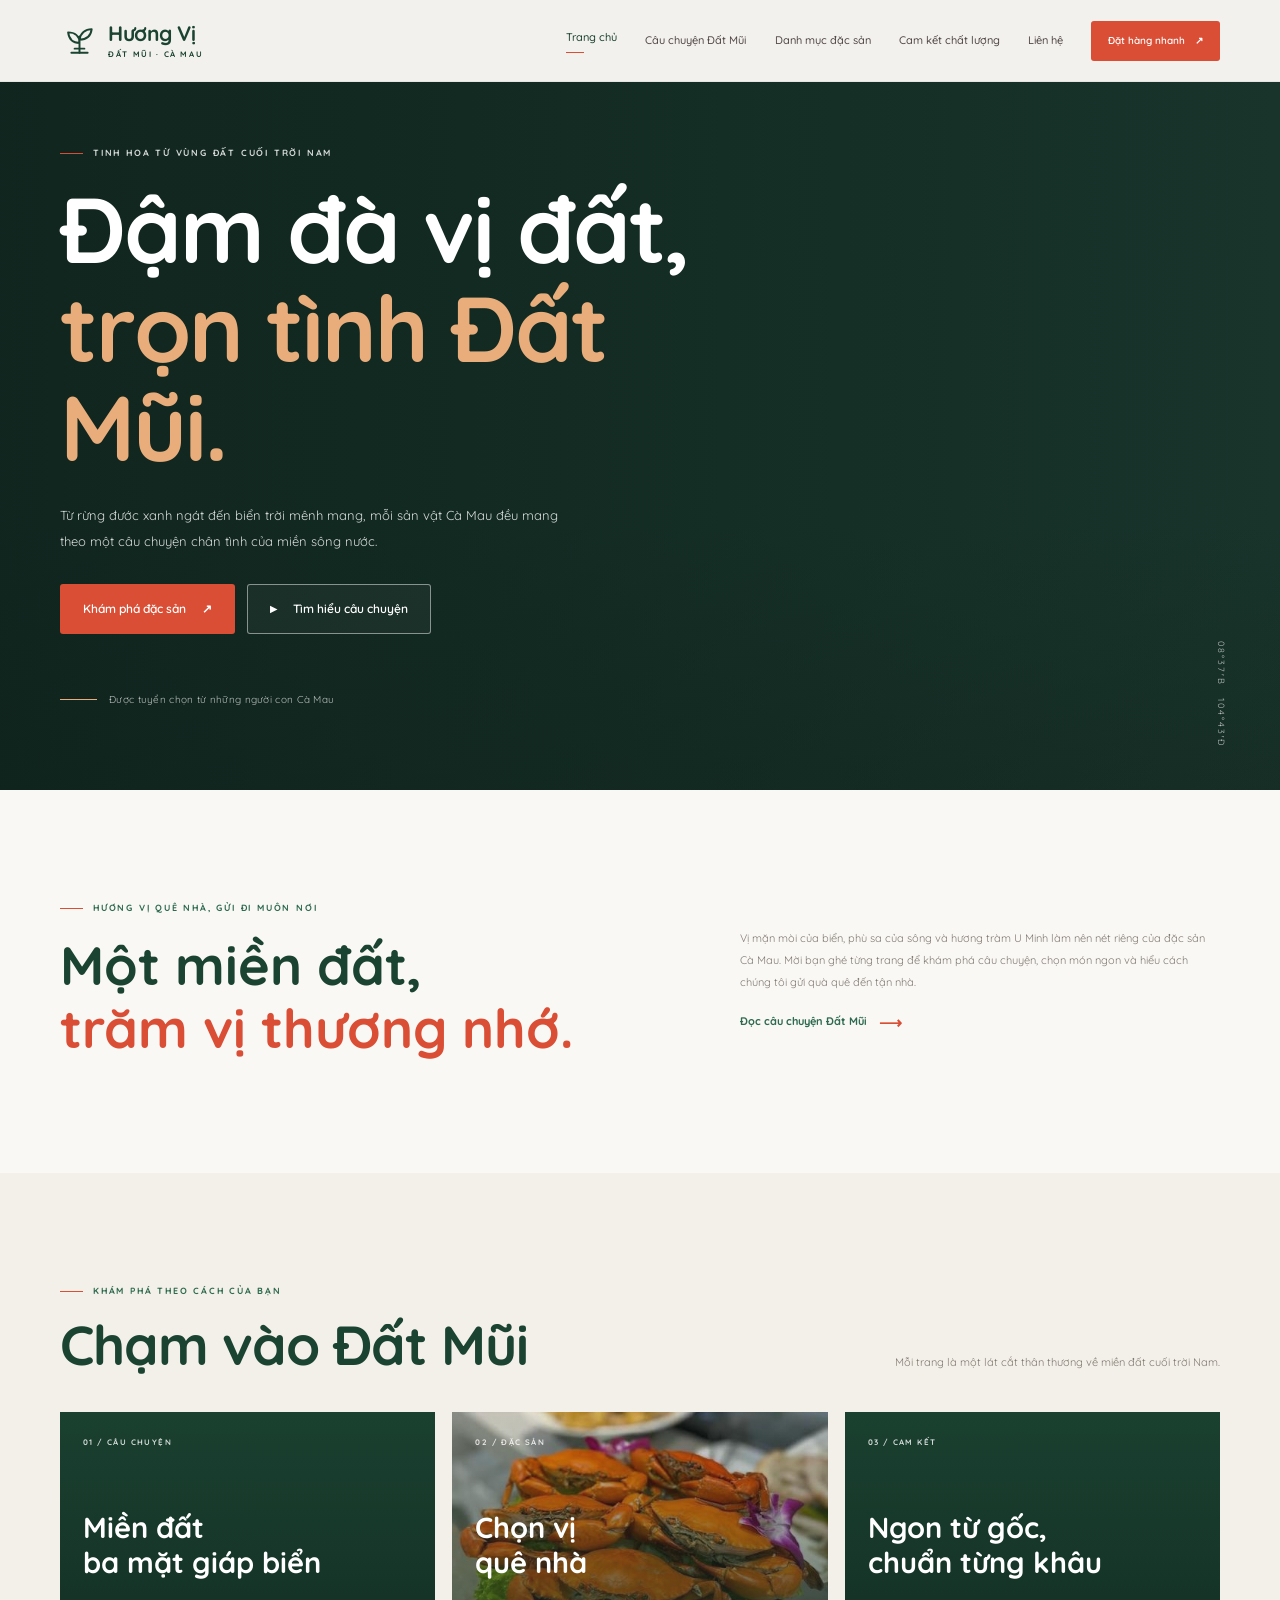
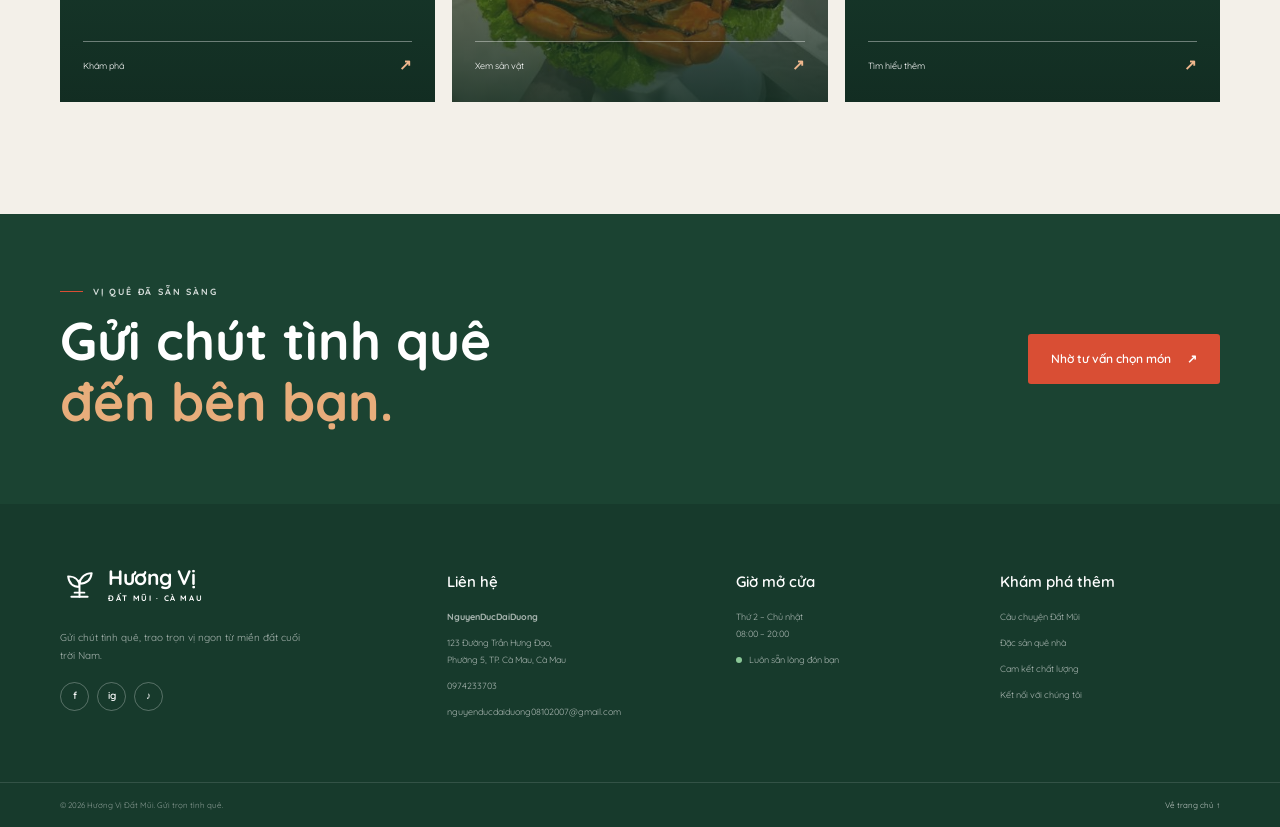
<file: index.html>
<!DOCTYPE html>
<html lang="vi">
<head>
  <meta charset="UTF-8">
  <meta name="viewport" content="width=device-width, initial-scale=1.0">
  <meta name="theme-color" content="#1b4332">
  <meta name="description" content="Hương Vị Đất Mũi — khám phá đặc sản chính gốc, câu chuyện và sản vật Cà Mau.">
  <title>Hương Vị Đất Mũi — Đặc sản Cà Mau chính gốc</title>
  <link rel="preconnect" href="https://fonts.googleapis.com">
  <link rel="preconnect" href="https://fonts.gstatic.com" crossorigin>
  <link href="https://fonts.googleapis.com/css2?family=Quicksand:wght@400;500;600;700&display=swap" rel="stylesheet">
  <link rel="stylesheet" href="Styles/style.css">
  <script src="Scripts/script.js" defer></script>
</head>
<body>
  <a class="skip-link" href="#main-content">Bỏ qua điều hướng</a>
  <header class="site-header" id="top">
    <div class="container header-inner">
      <a class="brand" href="index.html" aria-label="Hương Vị Đất Mũi - Trang chủ">
        <span class="brand-mark" aria-hidden="true"><svg viewBox="0 0 48 48" fill="none"><path d="M24 39V19M24 27c-8 0-13-5-14-13 8 0 14 4 14 13ZM24 23c1-8 7-13 15-13-1 8-6 13-15 13Z" stroke="currentColor" stroke-width="2.4" stroke-linecap="round" stroke-linejoin="round"/><path d="M14 39h20M18 34h12" stroke="currentColor" stroke-width="2.4" stroke-linecap="round"/></svg></span>
        <span class="brand-copy"><strong>Hương Vị</strong><small>ĐẤT MŨI · CÀ MAU</small></span>
      </a>
      <button class="menu-toggle" type="button" aria-label="Mở menu điều hướng" aria-expanded="false" aria-controls="primary-navigation"><span></span><span></span><span></span></button>
      <nav class="primary-nav" id="primary-navigation" aria-label="Điều hướng chính">
        <a href="index.html" data-nav="home">Trang chủ</a>
        <a href="story.html" data-nav="story">Câu chuyện Đất Mũi</a>
        <a href="products.html" data-nav="products">Danh mục đặc sản</a>
        <a href="quality.html" data-nav="quality">Cam kết chất lượng</a>
        <a href="contact.html" data-nav="contact">Liên hệ</a>
        <a class="button button-small button-accent nav-cta" href="contact.html">Đặt hàng nhanh <span aria-hidden="true">↗</span></a>
      </nav>
    </div>
  </header>

  <main id="main-content">
    <section class="hero" aria-labelledby="hero-title">
      <video class="hero-video" autoplay muted loop playsinline preload="metadata" poster="https://images.unsplash.com/photo-1470770841072-f978cf4d019e?auto=format&fit=crop&w=2200&q=85" aria-hidden="true" tabindex="-1">
        <source src="Videos/snaptik.vn_7604888280211098900.mp4" type="video/mp4">
      </video>
      <div class="hero-shade"></div>
      <div class="container hero-content">
        <p class="eyebrow eyebrow-light"><span></span> TINH HOA TỪ VÙNG ĐẤT CUỐI TRỜI NAM</p>
        <h1 id="hero-title">Đậm đà vị đất,<br><em>trọn tình Đất Mũi.</em></h1>
        <p class="hero-description">Từ rừng đước xanh ngát đến biển trời mênh mang, mỗi sản vật Cà Mau đều mang theo một câu chuyện chân tình của miền sông nước.</p>
        <div class="hero-actions">
          <a class="button button-accent" href="products.html">Khám phá đặc sản <span aria-hidden="true">↗</span></a>
          <a class="button button-outline-light" href="story.html"><span class="play-icon" aria-hidden="true">▶</span> Tìm hiểu câu chuyện</a>
        </div>
        <div class="hero-note"><span class="hero-note-line"></span><span>Được tuyển chọn từ những người con Cà Mau</span></div>
      </div>
      <div class="hero-index" aria-hidden="true">08°37′B &nbsp; 104°43′Đ</div>
    </section>

    <section class="home-intro section-pad">
      <div class="container home-intro-grid">
        <div class="reveal">
          <p class="eyebrow"><span></span> HƯƠNG VỊ QUÊ NHÀ, GỬI ĐI MUÔN NƠI</p>
          <h2>Một miền đất,<br><em>trăm vị thương nhớ.</em></h2>
        </div>
        <div class="home-intro-copy reveal">
          <p>Vị mặn mòi của biển, phù sa của sông và hương tràm U Minh làm nên nét riêng của đặc sản Cà Mau. Mời bạn ghé từng trang để khám phá câu chuyện, chọn món ngon và hiểu cách chúng tôi gửi quà quê đến tận nhà.</p>
          <a class="text-link" href="story.html">Đọc câu chuyện Đất Mũi <span aria-hidden="true">⟶</span></a>
        </div>
      </div>
    </section>

    <section class="home-paths section-pad">
      <div class="container">
        <div class="section-heading reveal">
          <div><p class="eyebrow"><span></span> KHÁM PHÁ THEO CÁCH CỦA BẠN</p><h2>Chạm vào Đất Mũi</h2></div>
          <p class="section-intro">Mỗi trang là một lát cắt thân thương về miền đất cuối trời Nam.</p>
        </div>
        <div class="path-grid">
          <a class="path-card path-story reveal" href="story.html"><span class="path-number">01 / CÂU CHUYỆN</span><strong>Miền đất<br>ba mặt giáp biển</strong><span class="path-arrow">Khám phá <b>↗</b></span></a>
          <a class="path-card path-products reveal" href="products.html"><span class="path-number">02 / ĐẶC SẢN</span><strong>Chọn vị<br>quê nhà</strong><span class="path-arrow">Xem sản vật <b>↗</b></span></a>
          <a class="path-card path-quality reveal" href="quality.html"><span class="path-number">03 / CAM KẾT</span><strong>Ngon từ gốc,<br>chuẩn từng khâu</strong><span class="path-arrow">Tìm hiểu thêm <b>↗</b></span></a>
        </div>
      </div>
    </section>

    <section class="home-cta">
      <div class="container home-cta-inner reveal">
        <div><p class="eyebrow eyebrow-light"><span></span> VỊ QUÊ ĐÃ SẴN SÀNG</p><h2>Gửi chút tình quê<br><em>đến bên bạn.</em></h2></div>
        <a class="button button-accent" href="contact.html">Nhờ tư vấn chọn món <span aria-hidden="true">↗</span></a>
      </div>
    </section>
  </main>

  <footer class="site-footer">
    <div class="container footer-main">
      <div class="footer-brand">
        <a class="brand brand-footer" href="index.html"><span class="brand-mark" aria-hidden="true"><svg viewBox="0 0 48 48" fill="none"><path d="M24 39V19M24 27c-8 0-13-5-14-13 8 0 14 4 14 13ZM24 23c1-8 7-13 15-13-1 8-6 13-15 13Z" stroke="currentColor" stroke-width="2.4" stroke-linecap="round" stroke-linejoin="round"/><path d="M14 39h20M18 34h12" stroke="currentColor" stroke-width="2.4" stroke-linecap="round"/></svg></span><span class="brand-copy"><strong>Hương Vị</strong><small>ĐẤT MŨI · CÀ MAU</small></span></a>
        <p>Gửi chút tình quê, trao trọn vị ngon từ miền đất cuối trời Nam.</p>
        <div class="social-links" aria-label="Mạng xã hội"><a href="https://www.facebook.com/" aria-label="Facebook" target="_blank" rel="noopener noreferrer">f</a><a href="https://www.instagram.com/" aria-label="Instagram" target="_blank" rel="noopener noreferrer">ig</a><a href="https://www.tiktok.com/" aria-label="TikTok" target="_blank" rel="noopener noreferrer">♪</a></div>
      </div>
      <div class="footer-info"><h3>Liên hệ</h3><p><strong>NguyenDucDaiDuong</strong></p><p>123 Đường Trần Hưng Đạo,<br>Phường 5, TP. Cà Mau, Cà Mau</p><a href="tel:0974233703">0974233703</a><a href="mailto:nguyenducdaiduong08102007@gmail.com">nguyenducdaiduong08102007@gmail.com</a></div>
      <div class="footer-info"><h3>Giờ mở cửa</h3><p>Thứ 2 – Chủ nhật<br>08:00 – 20:00</p><span class="open-status"><i></i> Luôn sẵn lòng đón bạn</span></div>
      <div class="footer-info footer-links"><h3>Khám phá thêm</h3><a href="story.html">Câu chuyện Đất Mũi</a><a href="products.html">Đặc sản quê nhà</a><a href="quality.html">Cam kết chất lượng</a><a href="contact.html">Kết nối với chúng tôi</a></div>
    </div>
    <div class="footer-bottom"><div class="container"><span>© <span class="current-year">2026</span> Hương Vị Đất Mũi. Gửi trọn tình quê.</span><a href="index.html">Về trang chủ ↑</a></div></div>
  </footer>
</body>
</html>
</file>
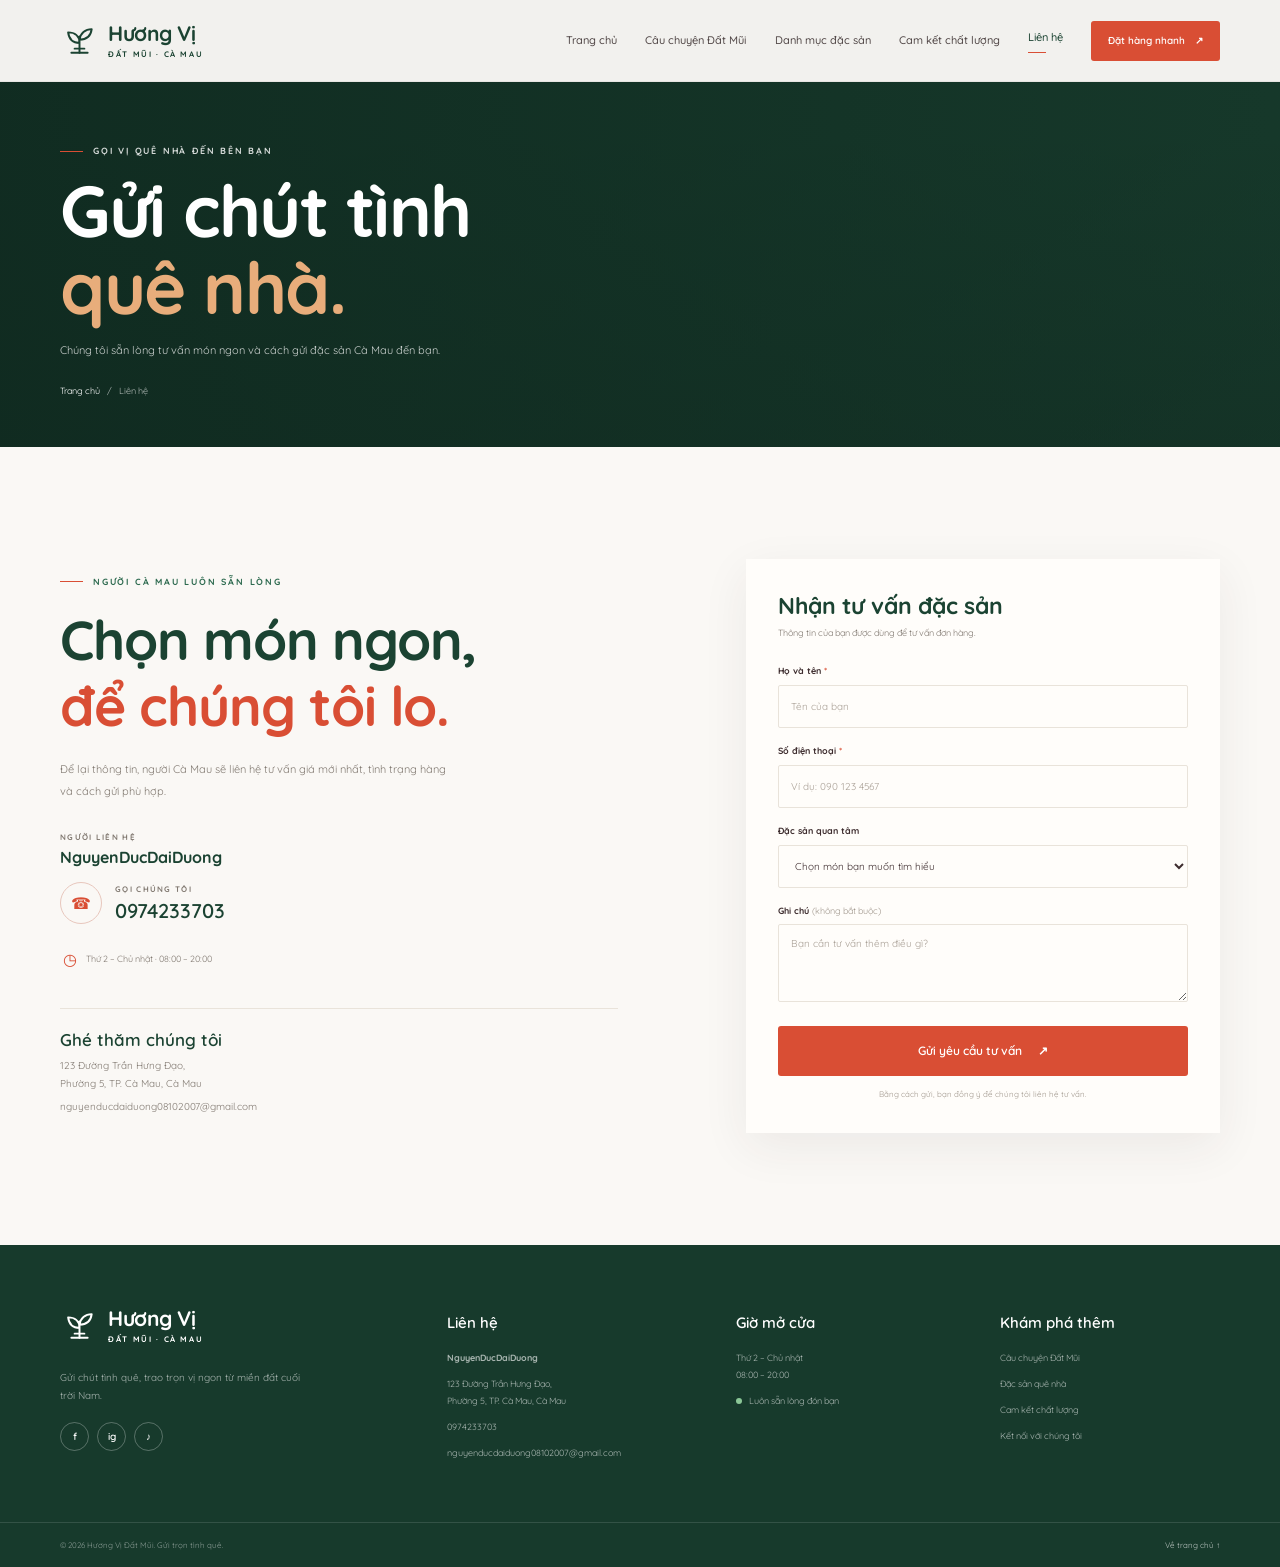
<file: contact.html>
<!DOCTYPE html>
<html lang="vi">
<head>
  <meta charset="UTF-8"><meta name="viewport" content="width=device-width, initial-scale=1.0"><meta name="theme-color" content="#1b4332">
  <meta name="description" content="Liên hệ Hương Vị Đất Mũi để được tư vấn đặc sản Cà Mau và đặt hàng.">
  <title>Liên hệ &amp; Đặt hàng — Hương Vị Đất Mũi</title>
  <link rel="preconnect" href="https://fonts.googleapis.com"><link rel="preconnect" href="https://fonts.gstatic.com" crossorigin>
  <link href="https://fonts.googleapis.com/css2?family=Quicksand:wght@400;500;600;700&display=swap" rel="stylesheet">
  <link rel="stylesheet" href="Styles/style.css"><script src="Scripts/script.js" defer></script>
</head>
<body>
  <a class="skip-link" href="#main-content">Bỏ qua điều hướng</a>
  <header class="site-header" id="top"><div class="container header-inner">
    <a class="brand" href="index.html" aria-label="Hương Vị Đất Mũi - Trang chủ"><span class="brand-mark" aria-hidden="true"><svg viewBox="0 0 48 48" fill="none"><path d="M24 39V19M24 27c-8 0-13-5-14-13 8 0 14 4 14 13ZM24 23c1-8 7-13 15-13-1 8-6 13-15 13Z" stroke="currentColor" stroke-width="2.4" stroke-linecap="round" stroke-linejoin="round"/><path d="M14 39h20M18 34h12" stroke="currentColor" stroke-width="2.4" stroke-linecap="round"/></svg></span><span class="brand-copy"><strong>Hương Vị</strong><small>ĐẤT MŨI · CÀ MAU</small></span></a>
    <button class="menu-toggle" type="button" aria-label="Mở menu điều hướng" aria-expanded="false" aria-controls="primary-navigation"><span></span><span></span><span></span></button>
    <nav class="primary-nav" id="primary-navigation" aria-label="Điều hướng chính"><a href="index.html" data-nav="home">Trang chủ</a><a href="story.html" data-nav="story">Câu chuyện Đất Mũi</a><a href="products.html" data-nav="products">Danh mục đặc sản</a><a href="quality.html" data-nav="quality">Cam kết chất lượng</a><a href="contact.html" data-nav="contact">Liên hệ</a><a class="button button-small button-accent nav-cta" href="contact.html">Đặt hàng nhanh <span aria-hidden="true">↗</span></a></nav>
  </div></header>
  <main id="main-content">
    <section class="page-banner contact-banner"><div class="container page-banner-content"><p class="eyebrow eyebrow-light"><span></span> GỌI VỊ QUÊ NHÀ ĐẾN BÊN BẠN</p><h1>Gửi chút tình<br><em>quê nhà.</em></h1><p>Chúng tôi sẵn lòng tư vấn món ngon và cách gửi đặc sản Cà Mau đến bạn.</p><div class="breadcrumbs"><a href="index.html">Trang chủ</a><span> / </span><span>Liên hệ</span></div></div></section>
    <section class="contact-section section-pad"><div class="container contact-grid">
      <div class="contact-copy reveal"><p class="eyebrow"><span></span> NGƯỜI CÀ MAU LUÔN SẴN LÒNG</p><h2>Chọn món ngon,<br><em>để chúng tôi lo.</em></h2><p class="contact-intro">Để lại thông tin, người Cà Mau sẽ liên hệ tư vấn giá mới nhất, tình trạng hàng và cách gửi phù hợp.</p>
        <div class="contact-person"><small>NGƯỜI LIÊN HỆ</small><strong>NguyenDucDaiDuong</strong></div>
        <a class="contact-hotline" href="tel:0974233703"><span class="phone-icon" aria-hidden="true">☎</span><span><small>GỌI CHÚNG TÔI</small><strong>0974233703</strong></span></a>
        <div class="contact-hours"><span aria-hidden="true">◷</span> Thứ 2 – Chủ nhật · 08:00 – 20:00</div>
        <div class="contact-address"><h3>Ghé thăm chúng tôi</h3><p>123 Đường Trần Hưng Đạo,<br>Phường 5, TP. Cà Mau, Cà Mau</p><a href="mailto:nguyenducdaiduong08102007@gmail.com">nguyenducdaiduong08102007@gmail.com</a></div>
      </div>
      <form class="contact-form reveal" id="contact-form" novalidate>
        <div class="form-heading"><h3>Nhận tư vấn đặc sản</h3><p>Thông tin của bạn được dùng để tư vấn đơn hàng.</p></div>
        <div class="form-field"><label for="customer-name">Họ và tên <span>*</span></label><input id="customer-name" name="name" type="text" placeholder="Tên của bạn" autocomplete="name" required minlength="2"><small class="field-error" id="name-error"></small></div>
        <div class="form-field"><label for="customer-phone">Số điện thoại <span>*</span></label><input id="customer-phone" name="phone" type="tel" placeholder="Ví dụ: 090 123 4567" autocomplete="tel" required><small class="field-error" id="phone-error"></small></div>
        <div class="form-field"><label for="product-interest">Đặc sản quan tâm</label><select id="product-interest" name="product"><option value="">Chọn món bạn muốn tìm hiểu</option></select></div>
        <div class="form-field"><label for="customer-note">Ghi chú <span class="optional">(không bắt buộc)</span></label><textarea id="customer-note" name="note" rows="3" placeholder="Bạn cần tư vấn thêm điều gì?"></textarea></div>
        <button class="button button-accent form-submit" type="submit">Gửi yêu cầu tư vấn <span aria-hidden="true">↗</span></button><p class="form-privacy">Bằng cách gửi, bạn đồng ý để chúng tôi liên hệ tư vấn.</p>
      </form>
    </div></section>
  </main>
  <footer class="site-footer"><div class="container footer-main">
    <div class="footer-brand"><a class="brand brand-footer" href="index.html"><span class="brand-mark" aria-hidden="true"><svg viewBox="0 0 48 48" fill="none"><path d="M24 39V19M24 27c-8 0-13-5-14-13 8 0 14 4 14 13ZM24 23c1-8 7-13 15-13-1 8-6 13-15 13Z" stroke="currentColor" stroke-width="2.4" stroke-linecap="round" stroke-linejoin="round"/><path d="M14 39h20M18 34h12" stroke="currentColor" stroke-width="2.4" stroke-linecap="round"/></svg></span><span class="brand-copy"><strong>Hương Vị</strong><small>ĐẤT MŨI · CÀ MAU</small></span></a><p>Gửi chút tình quê, trao trọn vị ngon từ miền đất cuối trời Nam.</p><div class="social-links" aria-label="Mạng xã hội"><a href="https://www.facebook.com/" aria-label="Facebook" target="_blank" rel="noopener noreferrer">f</a><a href="https://www.instagram.com/" aria-label="Instagram" target="_blank" rel="noopener noreferrer">ig</a><a href="https://www.tiktok.com/" aria-label="TikTok" target="_blank" rel="noopener noreferrer">♪</a></div></div>
    <div class="footer-info"><h3>Liên hệ</h3><p><strong>NguyenDucDaiDuong</strong></p><p>123 Đường Trần Hưng Đạo,<br>Phường 5, TP. Cà Mau, Cà Mau</p><a href="tel:0974233703">0974233703</a><a href="mailto:nguyenducdaiduong08102007@gmail.com">nguyenducdaiduong08102007@gmail.com</a></div><div class="footer-info"><h3>Giờ mở cửa</h3><p>Thứ 2 – Chủ nhật<br>08:00 – 20:00</p><span class="open-status"><i></i> Luôn sẵn lòng đón bạn</span></div>
    <div class="footer-info footer-links"><h3>Khám phá thêm</h3><a href="story.html">Câu chuyện Đất Mũi</a><a href="products.html">Đặc sản quê nhà</a><a href="quality.html">Cam kết chất lượng</a><a href="contact.html">Kết nối với chúng tôi</a></div>
  </div><div class="footer-bottom"><div class="container"><span>© <span class="current-year">2026</span> Hương Vị Đất Mũi. Gửi trọn tình quê.</span><a href="index.html">Về trang chủ ↑</a></div></div></footer>
  <div class="toast" id="toast" role="status" aria-live="polite"><span class="toast-check" aria-hidden="true">✓</span><span class="toast-message">Cảm ơn bạn! Chúng tôi sẽ liên hệ sớm.</span></div>
</body>
</html>
</file>
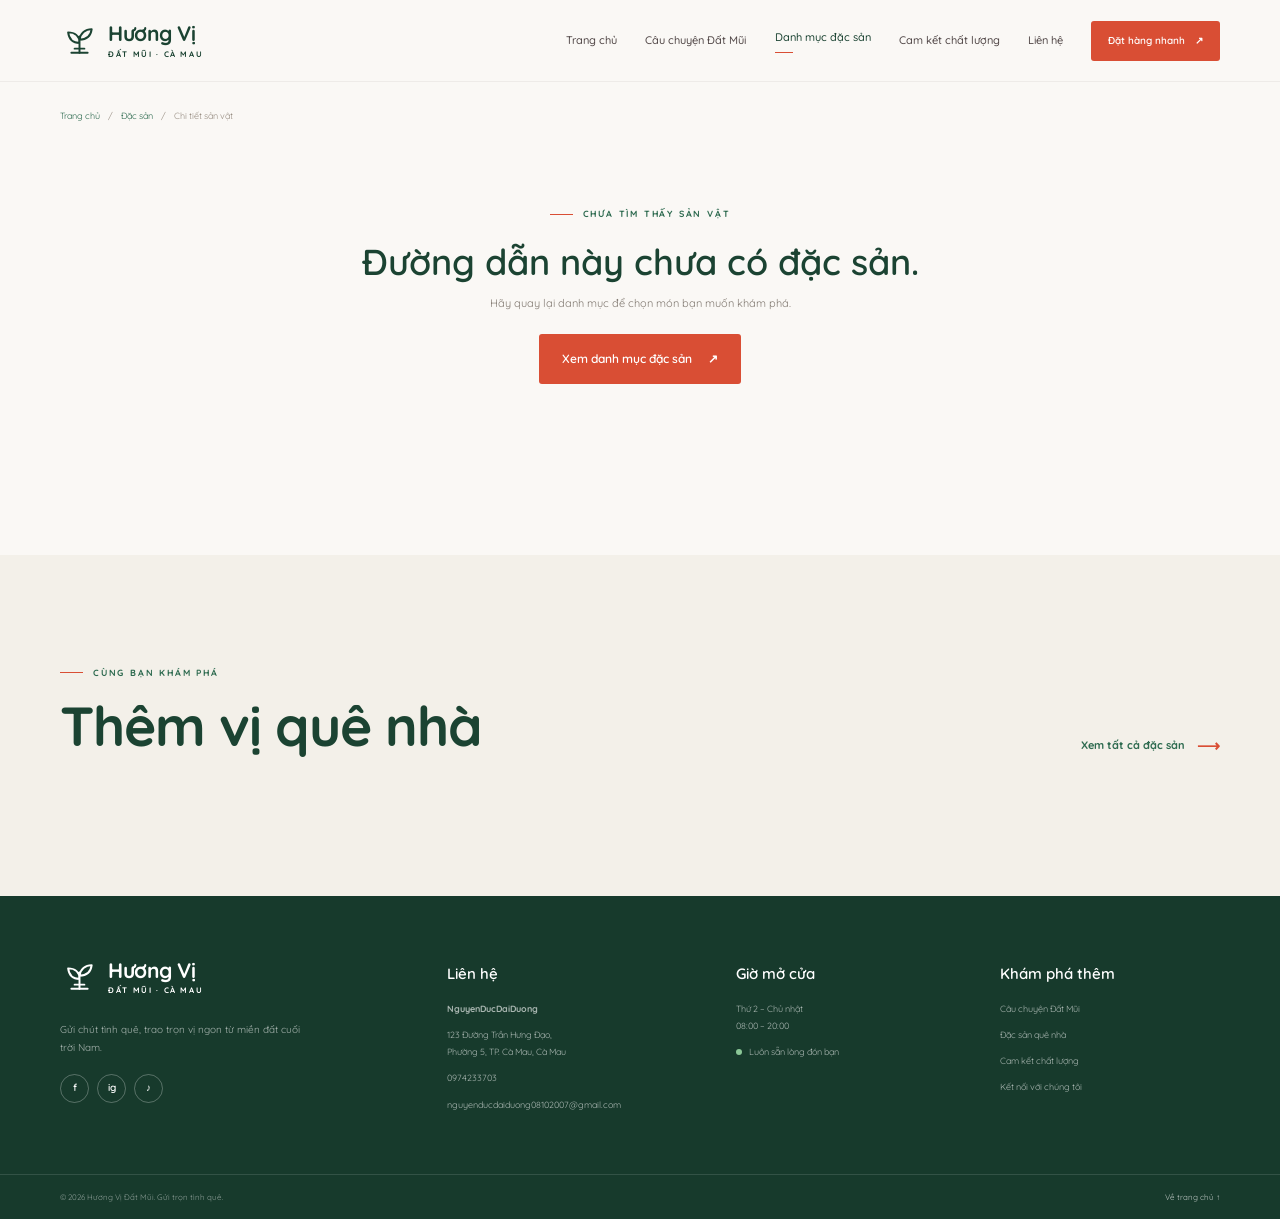
<file: product.html>
<!DOCTYPE html>
<html lang="vi">
<head>
  <meta charset="UTF-8"><meta name="viewport" content="width=device-width, initial-scale=1.0"><meta name="theme-color" content="#1b4332">
  <meta name="description" content="Thông tin chi tiết đặc sản Cà Mau, cách thưởng thức và bảo quản.">
  <title>Chi tiết đặc sản — Hương Vị Đất Mũi</title>
  <link rel="preconnect" href="https://fonts.googleapis.com"><link rel="preconnect" href="https://fonts.gstatic.com" crossorigin>
  <link href="https://fonts.googleapis.com/css2?family=Quicksand:wght@400;500;600;700&display=swap" rel="stylesheet">
  <link rel="stylesheet" href="Styles/style.css"><script src="Scripts/script.js" defer></script>
</head>
<body>
  <a class="skip-link" href="#main-content">Bỏ qua điều hướng</a>
  <header class="site-header" id="top"><div class="container header-inner">
    <a class="brand" href="index.html" aria-label="Hương Vị Đất Mũi - Trang chủ"><span class="brand-mark" aria-hidden="true"><svg viewBox="0 0 48 48" fill="none"><path d="M24 39V19M24 27c-8 0-13-5-14-13 8 0 14 4 14 13ZM24 23c1-8 7-13 15-13-1 8-6 13-15 13Z" stroke="currentColor" stroke-width="2.4" stroke-linecap="round" stroke-linejoin="round"/><path d="M14 39h20M18 34h12" stroke="currentColor" stroke-width="2.4" stroke-linecap="round"/></svg></span><span class="brand-copy"><strong>Hương Vị</strong><small>ĐẤT MŨI · CÀ MAU</small></span></a>
    <button class="menu-toggle" type="button" aria-label="Mở menu điều hướng" aria-expanded="false" aria-controls="primary-navigation"><span></span><span></span><span></span></button>
    <nav class="primary-nav" id="primary-navigation" aria-label="Điều hướng chính"><a href="index.html" data-nav="home">Trang chủ</a><a href="story.html" data-nav="story">Câu chuyện Đất Mũi</a><a href="products.html" data-nav="products">Danh mục đặc sản</a><a href="quality.html" data-nav="quality">Cam kết chất lượng</a><a href="contact.html" data-nav="contact">Liên hệ</a><a class="button button-small button-accent nav-cta" href="contact.html">Đặt hàng nhanh <span aria-hidden="true">↗</span></a></nav>
  </div></header>
  <main id="main-content">
    <div class="container detail-crumb"><a href="index.html">Trang chủ</a><span> / </span><a href="products.html">Đặc sản</a><span> / </span><span class="detail-crumb-name">Chi tiết sản vật</span></div>
    <section class="container product-detail" id="product-detail" aria-live="polite">
      <div class="product-detail-image-wrap"><img class="product-detail-image" src="" alt=""></div>
      <div class="product-detail-copy">
        <p class="eyebrow"><span></span> ĐẶC SẢN ĐẤT MŨI</p>
        <span class="product-badge detail-badge"></span>
        <p class="product-category detail-category"></p>
        <h1 class="detail-title">Đang tải đặc sản...</h1>
        <p class="detail-price"></p>
        <p class="detail-description"></p>
        <div class="detail-info"><h2>Nguồn gốc xuất xứ</h2><p class="detail-origin"></p></div>
        <div class="detail-info"><h2>Thưởng thức ngon nhất</h2><p class="detail-serving"></p></div>
        <div class="detail-info"><h2>Cách bảo quản</h2><p class="detail-storage"></p></div>
        <div class="detail-actions"><a class="button button-accent detail-contact" href="contact.html">Liên hệ đặt món này <span aria-hidden="true">↗</span></a><a class="text-link" href="products.html">← Trở lại danh mục</a></div>
      </div>
    </section>
    <section class="related-section section-pad"><div class="container"><div class="section-heading reveal"><div><p class="eyebrow"><span></span> CÙNG BẠN KHÁM PHÁ</p><h2>Thêm vị quê nhà</h2></div><a class="text-link" href="products.html">Xem tất cả đặc sản <span aria-hidden="true">⟶</span></a></div><div class="related-links" id="related-products"></div></div></section>
  </main>
  <footer class="site-footer"><div class="container footer-main">
    <div class="footer-brand"><a class="brand brand-footer" href="index.html"><span class="brand-mark" aria-hidden="true"><svg viewBox="0 0 48 48" fill="none"><path d="M24 39V19M24 27c-8 0-13-5-14-13 8 0 14 4 14 13ZM24 23c1-8 7-13 15-13-1 8-6 13-15 13Z" stroke="currentColor" stroke-width="2.4" stroke-linecap="round" stroke-linejoin="round"/><path d="M14 39h20M18 34h12" stroke="currentColor" stroke-width="2.4" stroke-linecap="round"/></svg></span><span class="brand-copy"><strong>Hương Vị</strong><small>ĐẤT MŨI · CÀ MAU</small></span></a><p>Gửi chút tình quê, trao trọn vị ngon từ miền đất cuối trời Nam.</p><div class="social-links" aria-label="Mạng xã hội"><a href="https://www.facebook.com/" aria-label="Facebook" target="_blank" rel="noopener noreferrer">f</a><a href="https://www.instagram.com/" aria-label="Instagram" target="_blank" rel="noopener noreferrer">ig</a><a href="https://www.tiktok.com/" aria-label="TikTok" target="_blank" rel="noopener noreferrer">♪</a></div></div>
    <div class="footer-info"><h3>Liên hệ</h3><p><strong>NguyenDucDaiDuong</strong></p><p>123 Đường Trần Hưng Đạo,<br>Phường 5, TP. Cà Mau, Cà Mau</p><a href="tel:0974233703">0974233703</a><a href="mailto:nguyenducdaiduong08102007@gmail.com">nguyenducdaiduong08102007@gmail.com</a></div><div class="footer-info"><h3>Giờ mở cửa</h3><p>Thứ 2 – Chủ nhật<br>08:00 – 20:00</p><span class="open-status"><i></i> Luôn sẵn lòng đón bạn</span></div>
    <div class="footer-info footer-links"><h3>Khám phá thêm</h3><a href="story.html">Câu chuyện Đất Mũi</a><a href="products.html">Đặc sản quê nhà</a><a href="quality.html">Cam kết chất lượng</a><a href="contact.html">Kết nối với chúng tôi</a></div>
  </div><div class="footer-bottom"><div class="container"><span>© <span class="current-year">2026</span> Hương Vị Đất Mũi. Gửi trọn tình quê.</span><a href="index.html">Về trang chủ ↑</a></div></div></footer>
</body>
</html>
</file>
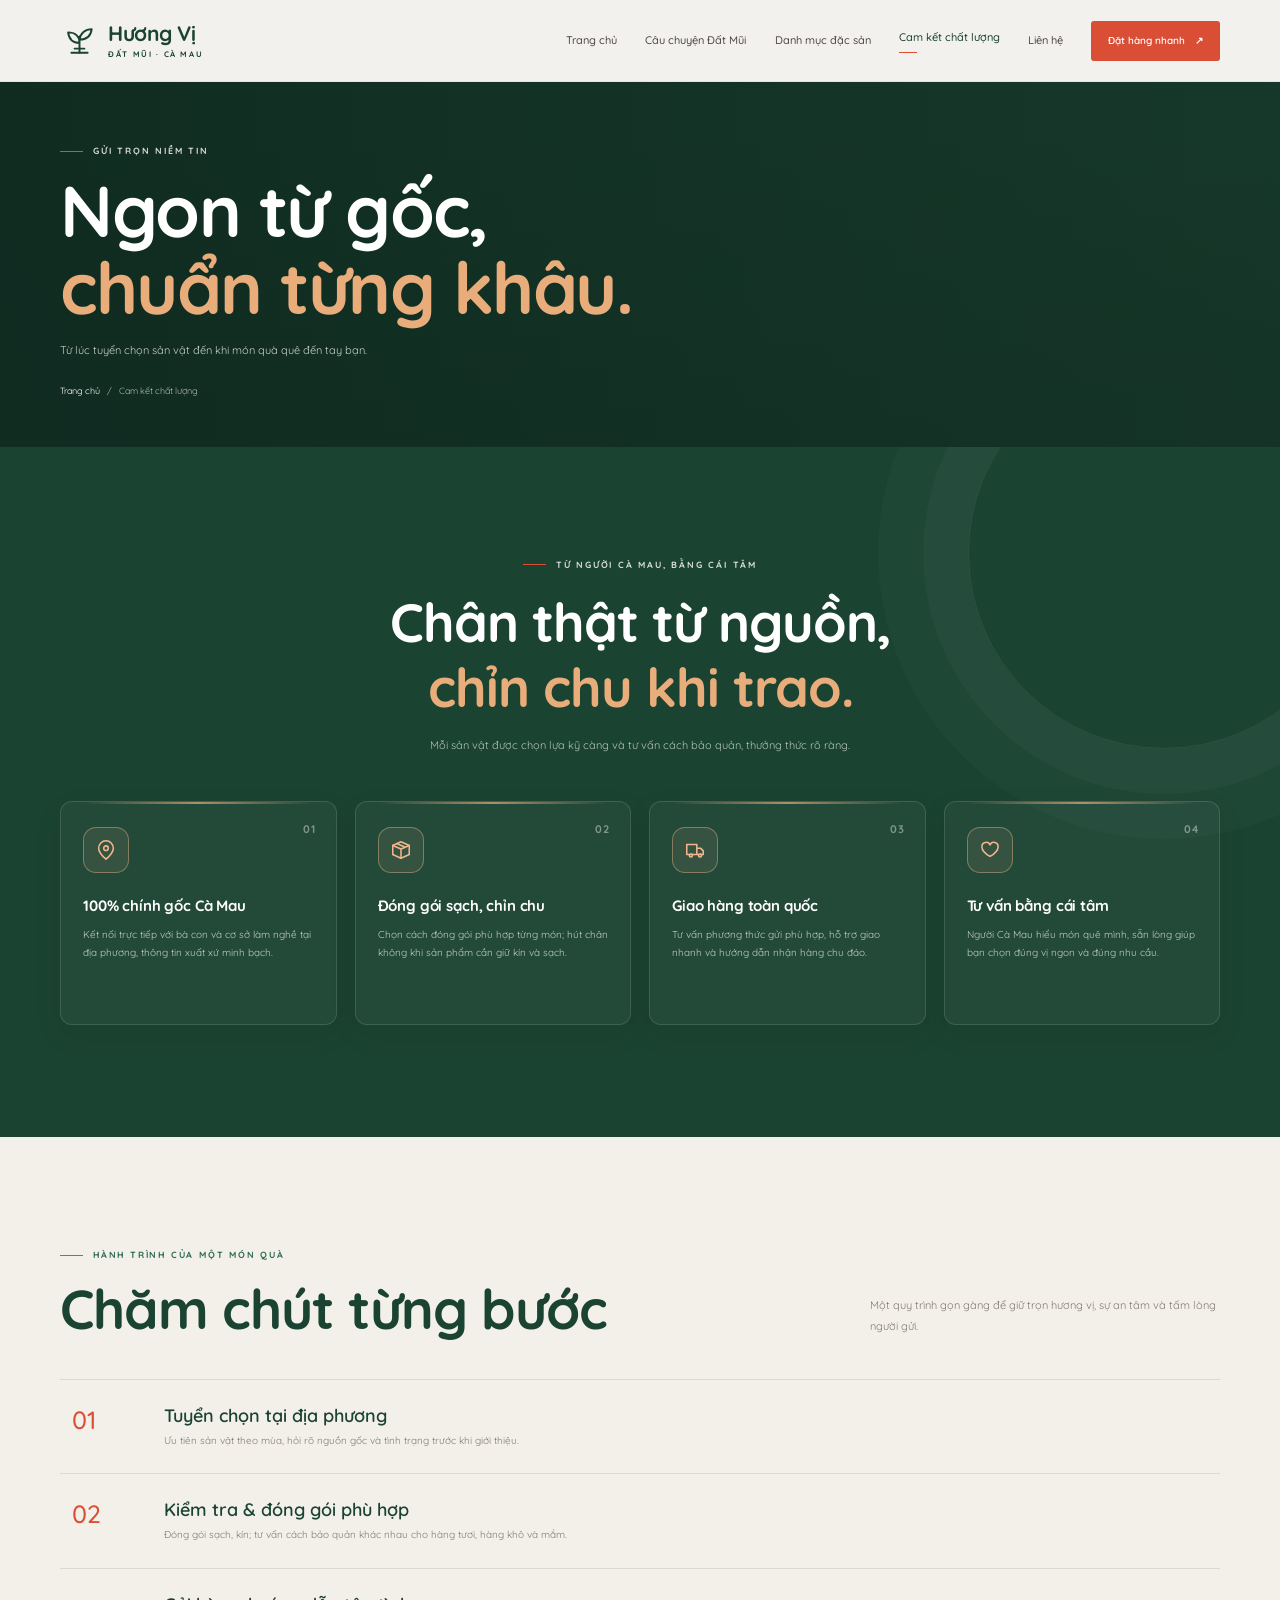
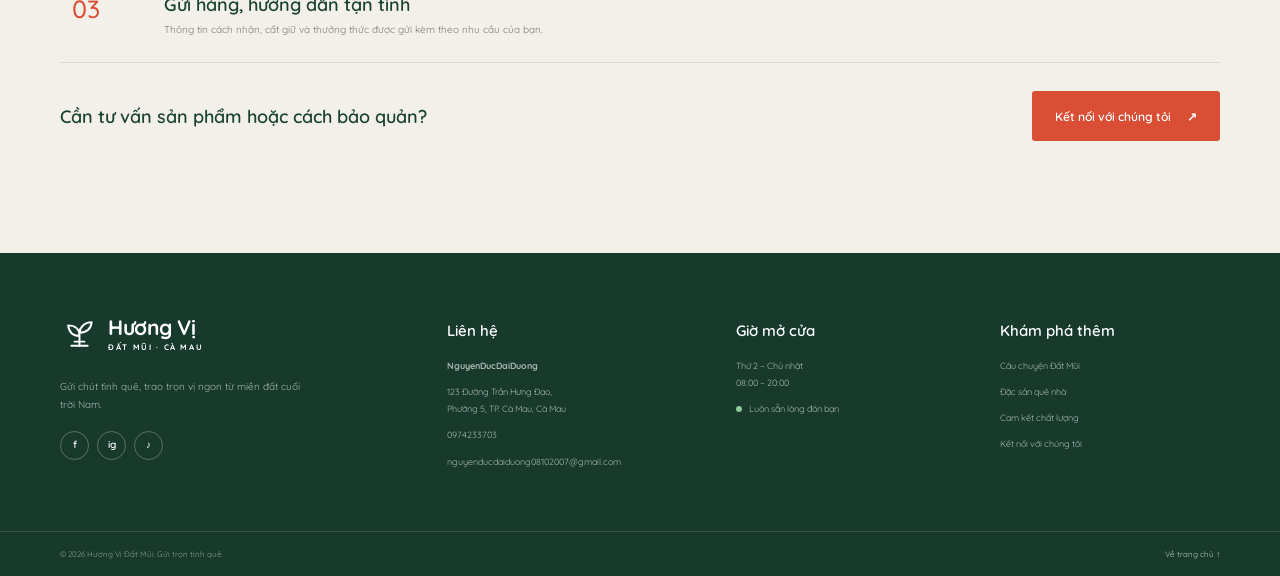
<file: quality.html>
<!DOCTYPE html>
<html lang="vi">
<head>
  <meta charset="UTF-8"><meta name="viewport" content="width=device-width, initial-scale=1.0"><meta name="theme-color" content="#1b4332">
  <meta name="description" content="Tìm hiểu tiêu chí chọn đặc sản, đóng gói và giao hàng của Hương Vị Đất Mũi.">
  <title>Cam kết chất lượng — Hương Vị Đất Mũi</title>
  <link rel="preconnect" href="https://fonts.googleapis.com"><link rel="preconnect" href="https://fonts.gstatic.com" crossorigin>
  <link href="https://fonts.googleapis.com/css2?family=Quicksand:wght@400;500;600;700&display=swap" rel="stylesheet">
  <link rel="stylesheet" href="Styles/style.css"><script src="Scripts/script.js" defer></script>
</head>
<body>
  <a class="skip-link" href="#main-content">Bỏ qua điều hướng</a>
  <header class="site-header" id="top"><div class="container header-inner">
    <a class="brand" href="index.html" aria-label="Hương Vị Đất Mũi - Trang chủ"><span class="brand-mark" aria-hidden="true"><svg viewBox="0 0 48 48" fill="none"><path d="M24 39V19M24 27c-8 0-13-5-14-13 8 0 14 4 14 13ZM24 23c1-8 7-13 15-13-1 8-6 13-15 13Z" stroke="currentColor" stroke-width="2.4" stroke-linecap="round" stroke-linejoin="round"/><path d="M14 39h20M18 34h12" stroke="currentColor" stroke-width="2.4" stroke-linecap="round"/></svg></span><span class="brand-copy"><strong>Hương Vị</strong><small>ĐẤT MŨI · CÀ MAU</small></span></a>
    <button class="menu-toggle" type="button" aria-label="Mở menu điều hướng" aria-expanded="false" aria-controls="primary-navigation"><span></span><span></span><span></span></button>
    <nav class="primary-nav" id="primary-navigation" aria-label="Điều hướng chính"><a href="index.html" data-nav="home">Trang chủ</a><a href="story.html" data-nav="story">Câu chuyện Đất Mũi</a><a href="products.html" data-nav="products">Danh mục đặc sản</a><a href="quality.html" data-nav="quality">Cam kết chất lượng</a><a href="contact.html" data-nav="contact">Liên hệ</a><a class="button button-small button-accent nav-cta" href="contact.html">Đặt hàng nhanh <span aria-hidden="true">↗</span></a></nav>
  </div></header>
  <main id="main-content">
    <section class="page-banner quality-banner"><div class="container page-banner-content"><p class="eyebrow eyebrow-light"><span></span> GỬI TRỌN NIỀM TIN</p><h1>Ngon từ gốc,<br><em>chuẩn từng khâu.</em></h1><p>Từ lúc tuyển chọn sản vật đến khi món quà quê đến tay bạn.</p><div class="breadcrumbs"><a href="index.html">Trang chủ</a><span> / </span><span>Cam kết chất lượng</span></div></div></section>
    <section class="promise-section section-pad"><div class="container">
      <div class="promise-heading reveal"><p class="eyebrow eyebrow-light"><span></span> TỪ NGƯỜI CÀ MAU, BẰNG CÁI TÂM</p><h2>Chân thật từ nguồn,<br><em>chỉn chu khi trao.</em></h2><p>Mỗi sản vật được chọn lựa kỹ càng và tư vấn cách bảo quản, thưởng thức rõ ràng.</p></div>
      <div class="promise-grid">
        <article class="promise-card reveal"><span class="promise-number">01</span><span class="promise-icon" aria-hidden="true"><svg viewBox="0 0 24 24" fill="none" stroke="currentColor" stroke-width="1.7" stroke-linecap="round" stroke-linejoin="round"><path d="M20 10c0 5-8 12-8 12S4 15 4 10a8 8 0 1 1 16 0Z"/><circle cx="12" cy="10" r="2.5"/></svg></span><h3>100% chính gốc Cà Mau</h3><p>Kết nối trực tiếp với bà con và cơ sở làm nghề tại địa phương, thông tin xuất xứ minh bạch.</p></article>
        <article class="promise-card reveal"><span class="promise-number">02</span><span class="promise-icon" aria-hidden="true"><svg viewBox="0 0 24 24" fill="none" stroke="currentColor" stroke-width="1.7" stroke-linecap="round" stroke-linejoin="round"><path d="m3 7 9-4 9 4v10l-9 4-9-4V7Z"/><path d="m3 7 9 4 9-4M12 11v10M7.5 5l9 4"/></svg></span><h3>Đóng gói sạch, chỉn chu</h3><p>Chọn cách đóng gói phù hợp từng món; hút chân không khi sản phẩm cần giữ kín và sạch.</p></article>
        <article class="promise-card reveal"><span class="promise-number">03</span><span class="promise-icon" aria-hidden="true"><svg viewBox="0 0 24 24" fill="none" stroke="currentColor" stroke-width="1.7" stroke-linecap="round" stroke-linejoin="round"><path d="M3 6h11v11H3zM14 10h4l3 3v4h-7z"/><circle cx="7.5" cy="18" r="1.7"/><circle cx="17.5" cy="18" r="1.7"/></svg></span><h3>Giao hàng toàn quốc</h3><p>Tư vấn phương thức gửi phù hợp, hỗ trợ giao nhanh và hướng dẫn nhận hàng chu đáo.</p></article>
        <article class="promise-card reveal"><span class="promise-number">04</span><span class="promise-icon" aria-hidden="true"><svg viewBox="0 0 24 24" fill="none" stroke="currentColor" stroke-width="1.7" stroke-linecap="round" stroke-linejoin="round"><path d="M20.8 8.6c0 5.2-8.8 10.4-8.8 10.4S3.2 13.8 3.2 8.6A4.6 4.6 0 0 1 12 6.4a4.6 4.6 0 0 1 8.8 2.2Z"/></svg></span><h3>Tư vấn bằng cái tâm</h3><p>Người Cà Mau hiểu món quê mình, sẵn lòng giúp bạn chọn đúng vị ngon và đúng nhu cầu.</p></article>
      </div>
    </div></section>
    <section class="packing-section section-pad"><div class="container">
      <div class="section-heading reveal"><div><p class="eyebrow"><span></span> HÀNH TRÌNH CỦA MỘT MÓN QUÀ</p><h2>Chăm chút từng bước</h2></div><p class="section-intro">Một quy trình gọn gàng để giữ trọn hương vị, sự an tâm và tấm lòng người gửi.</p></div>
      <div class="packing-steps">
        <article class="packing-step reveal"><span>01</span><div><h3>Tuyển chọn tại địa phương</h3><p>Ưu tiên sản vật theo mùa, hỏi rõ nguồn gốc và tình trạng trước khi giới thiệu.</p></div></article>
        <article class="packing-step reveal"><span>02</span><div><h3>Kiểm tra &amp; đóng gói phù hợp</h3><p>Đóng gói sạch, kín; tư vấn cách bảo quản khác nhau cho hàng tươi, hàng khô và mắm.</p></div></article>
        <article class="packing-step reveal"><span>03</span><div><h3>Gửi hàng, hướng dẫn tận tình</h3><p>Thông tin cách nhận, cất giữ và thưởng thức được gửi kèm theo nhu cầu của bạn.</p></div></article>
      </div>
      <div class="quality-cta reveal"><p>Cần tư vấn sản phẩm hoặc cách bảo quản?</p><a class="button button-accent" href="contact.html">Kết nối với chúng tôi <span aria-hidden="true">↗</span></a></div>
    </div></section>
  </main>
  <footer class="site-footer"><div class="container footer-main">
    <div class="footer-brand"><a class="brand brand-footer" href="index.html"><span class="brand-mark" aria-hidden="true"><svg viewBox="0 0 48 48" fill="none"><path d="M24 39V19M24 27c-8 0-13-5-14-13 8 0 14 4 14 13ZM24 23c1-8 7-13 15-13-1 8-6 13-15 13Z" stroke="currentColor" stroke-width="2.4" stroke-linecap="round" stroke-linejoin="round"/><path d="M14 39h20M18 34h12" stroke="currentColor" stroke-width="2.4" stroke-linecap="round"/></svg></span><span class="brand-copy"><strong>Hương Vị</strong><small>ĐẤT MŨI · CÀ MAU</small></span></a><p>Gửi chút tình quê, trao trọn vị ngon từ miền đất cuối trời Nam.</p><div class="social-links" aria-label="Mạng xã hội"><a href="https://www.facebook.com/" aria-label="Facebook" target="_blank" rel="noopener noreferrer">f</a><a href="https://www.instagram.com/" aria-label="Instagram" target="_blank" rel="noopener noreferrer">ig</a><a href="https://www.tiktok.com/" aria-label="TikTok" target="_blank" rel="noopener noreferrer">♪</a></div></div>
    <div class="footer-info"><h3>Liên hệ</h3><p><strong>NguyenDucDaiDuong</strong></p><p>123 Đường Trần Hưng Đạo,<br>Phường 5, TP. Cà Mau, Cà Mau</p><a href="tel:0974233703">0974233703</a><a href="mailto:nguyenducdaiduong08102007@gmail.com">nguyenducdaiduong08102007@gmail.com</a></div><div class="footer-info"><h3>Giờ mở cửa</h3><p>Thứ 2 – Chủ nhật<br>08:00 – 20:00</p><span class="open-status"><i></i> Luôn sẵn lòng đón bạn</span></div>
    <div class="footer-info footer-links"><h3>Khám phá thêm</h3><a href="story.html">Câu chuyện Đất Mũi</a><a href="products.html">Đặc sản quê nhà</a><a href="quality.html">Cam kết chất lượng</a><a href="contact.html">Kết nối với chúng tôi</a></div>
  </div><div class="footer-bottom"><div class="container"><span>© <span class="current-year">2026</span> Hương Vị Đất Mũi. Gửi trọn tình quê.</span><a href="index.html">Về trang chủ ↑</a></div></div></footer>
</body>
</html>
</file>
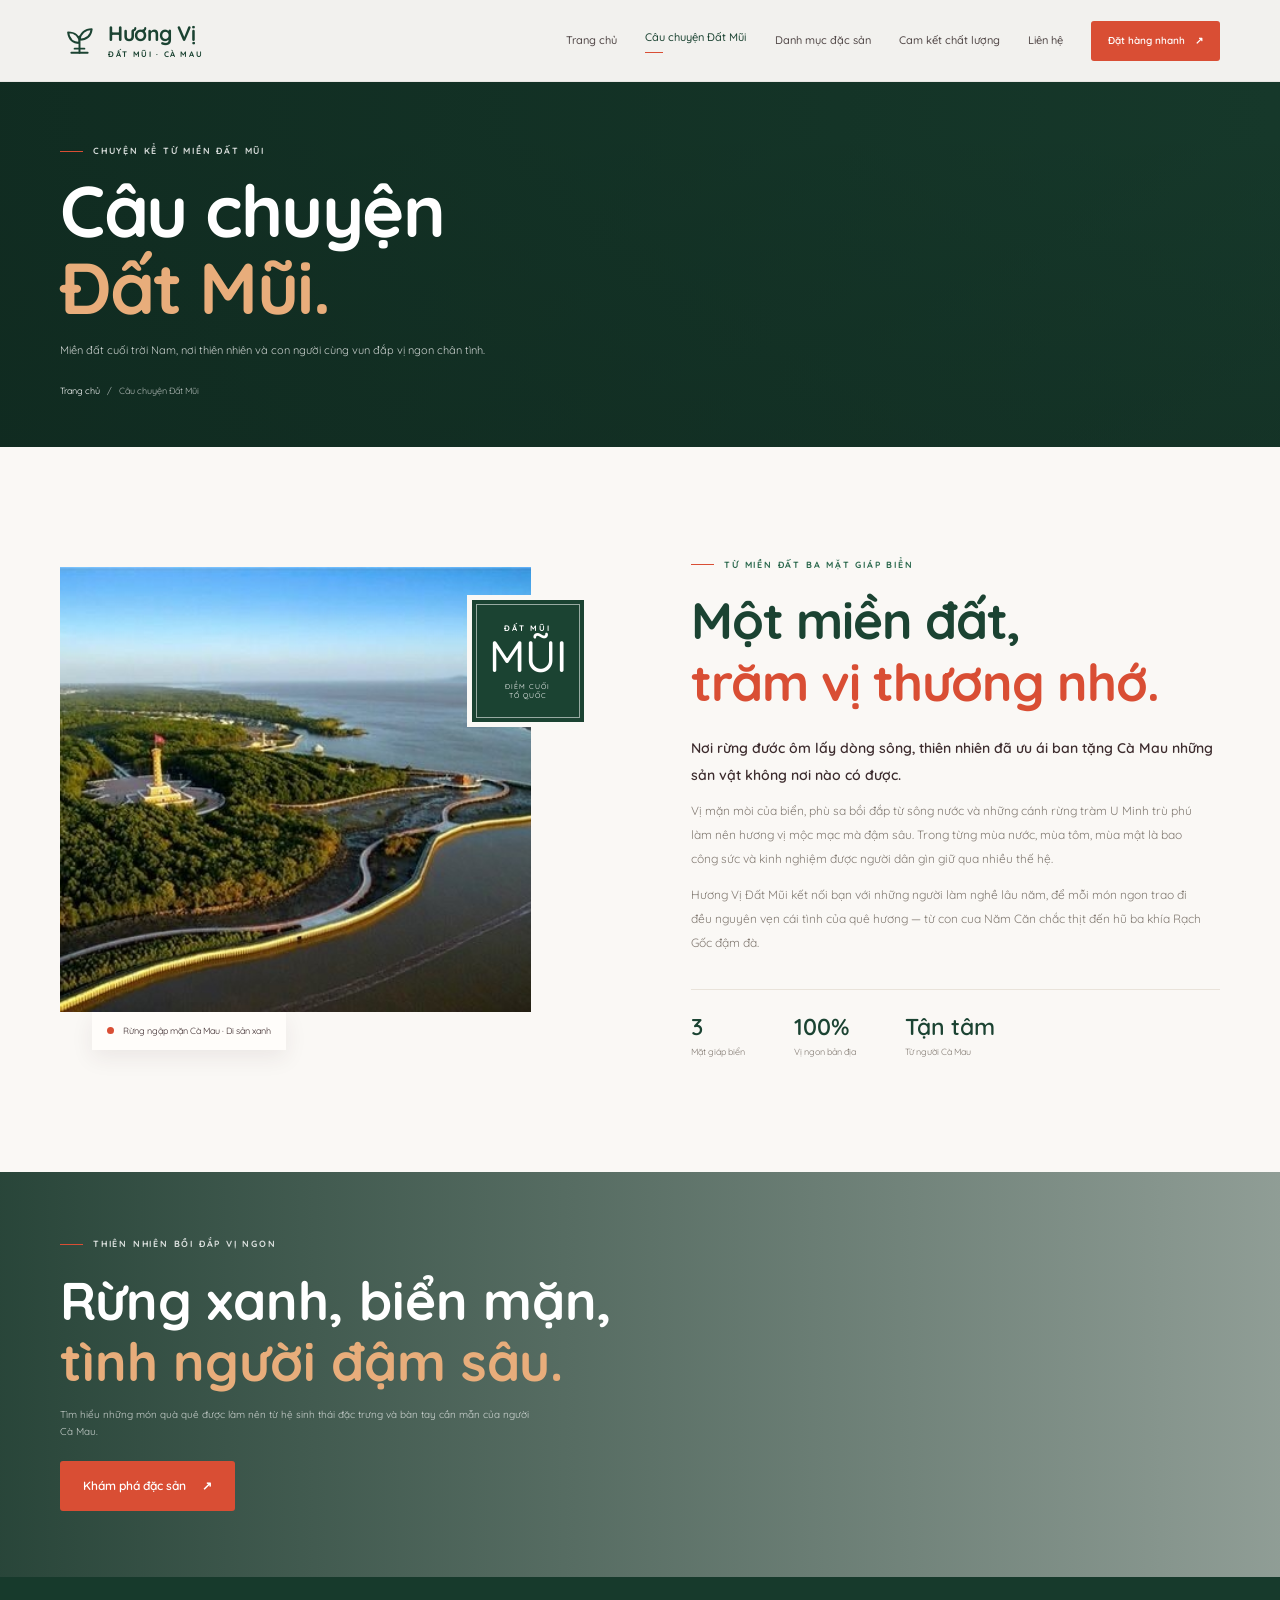
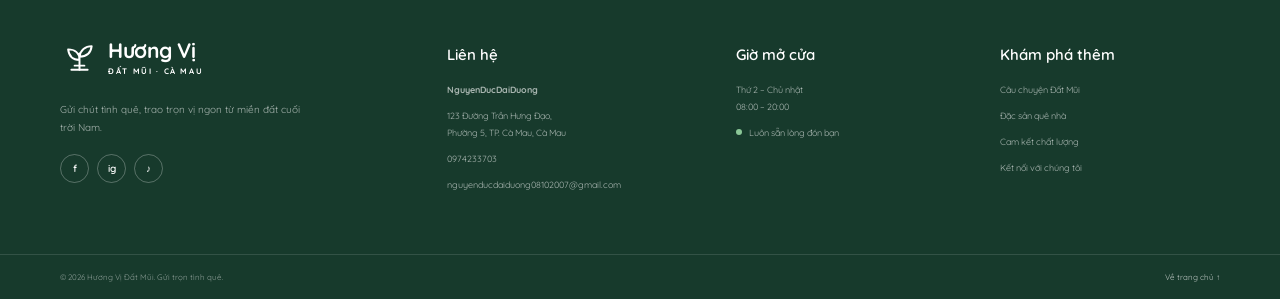
<file: story.html>
<!DOCTYPE html>
<html lang="vi">
<head>
  <meta charset="UTF-8"><meta name="viewport" content="width=device-width, initial-scale=1.0"><meta name="theme-color" content="#1b4332">
  <meta name="description" content="Câu chuyện về rừng ngập mặn, người làm nghề và hương vị đặc sản Cà Mau.">
  <title>Câu chuyện Đất Mũi — Hương Vị Đất Mũi</title>
  <link rel="preconnect" href="https://fonts.googleapis.com"><link rel="preconnect" href="https://fonts.gstatic.com" crossorigin>
  <link href="https://fonts.googleapis.com/css2?family=Quicksand:wght@400;500;600;700&display=swap" rel="stylesheet">
  <link rel="stylesheet" href="Styles/style.css"><script src="Scripts/script.js" defer></script>
</head>
<body>
  <a class="skip-link" href="#main-content">Bỏ qua điều hướng</a>
  <header class="site-header" id="top"><div class="container header-inner">
    <a class="brand" href="index.html" aria-label="Hương Vị Đất Mũi - Trang chủ"><span class="brand-mark" aria-hidden="true"><svg viewBox="0 0 48 48" fill="none"><path d="M24 39V19M24 27c-8 0-13-5-14-13 8 0 14 4 14 13ZM24 23c1-8 7-13 15-13-1 8-6 13-15 13Z" stroke="currentColor" stroke-width="2.4" stroke-linecap="round" stroke-linejoin="round"/><path d="M14 39h20M18 34h12" stroke="currentColor" stroke-width="2.4" stroke-linecap="round"/></svg></span><span class="brand-copy"><strong>Hương Vị</strong><small>ĐẤT MŨI · CÀ MAU</small></span></a>
    <button class="menu-toggle" type="button" aria-label="Mở menu điều hướng" aria-expanded="false" aria-controls="primary-navigation"><span></span><span></span><span></span></button>
    <nav class="primary-nav" id="primary-navigation" aria-label="Điều hướng chính"><a href="index.html" data-nav="home">Trang chủ</a><a href="story.html" data-nav="story">Câu chuyện Đất Mũi</a><a href="products.html" data-nav="products">Danh mục đặc sản</a><a href="quality.html" data-nav="quality">Cam kết chất lượng</a><a href="contact.html" data-nav="contact">Liên hệ</a><a class="button button-small button-accent nav-cta" href="contact.html">Đặt hàng nhanh <span aria-hidden="true">↗</span></a></nav>
  </div></header>
  <main id="main-content">
    <section class="page-banner story-banner"><div class="container page-banner-content"><p class="eyebrow eyebrow-light"><span></span> CHUYỆN KỂ TỪ MIỀN ĐẤT MŨI</p><h1>Câu chuyện<br><em>Đất Mũi.</em></h1><p>Miền đất cuối trời Nam, nơi thiên nhiên và con người cùng vun đắp vị ngon chân tình.</p><div class="breadcrumbs"><a href="index.html">Trang chủ</a><span> / </span><span>Câu chuyện Đất Mũi</span></div></div></section>
    <section class="story-section section-pad"><div class="container story-grid">
      <div class="story-visual reveal"><img class="story-image" src="Images/datmui.jpg" alt="Toàn cảnh Mũi Cà Mau nhìn từ trên cao, nơi rừng ngập mặn gặp biển" loading="lazy"><div class="image-stamp"><span>ĐẤT MŨI</span><strong>MŨI</strong><small>ĐIỂM CUỐI<br>TỔ QUỐC</small></div><div class="story-caption"><span class="caption-dot"></span> Rừng ngập mặn Cà Mau · Di sản xanh</div></div>
      <div class="story-copy reveal"><p class="eyebrow"><span></span> TỪ MIỀN ĐẤT BA MẶT GIÁP BIỂN</p><h2>Một miền đất,<br><em>trăm vị thương nhớ.</em></h2><p class="story-lead">Nơi rừng đước ôm lấy dòng sông, thiên nhiên đã ưu ái ban tặng Cà Mau những sản vật không nơi nào có được.</p><p>Vị mặn mòi của biển, phù sa bồi đắp từ sông nước và những cánh rừng tràm U Minh trù phú làm nên hương vị mộc mạc mà đậm sâu. Trong từng mùa nước, mùa tôm, mùa mật là bao công sức và kinh nghiệm được người dân gìn giữ qua nhiều thế hệ.</p><p>Hương Vị Đất Mũi kết nối bạn với những người làm nghề lâu năm, để mỗi món ngon trao đi đều nguyên vẹn cái tình của quê hương — từ con cua Năm Căn chắc thịt đến hũ ba khía Rạch Gốc đậm đà.</p><div class="story-facts"><div><strong>3</strong><span>Mặt giáp biển</span></div><div><strong>100%</strong><span>Vị ngon bản địa</span></div><div><strong>Tận tâm</strong><span>Từ người Cà Mau</span></div></div></div>
    </div></section>
    <section class="story-landscape"><div class="container story-landscape-inner reveal"><p class="eyebrow eyebrow-light"><span></span> THIÊN NHIÊN BỒI ĐẮP VỊ NGON</p><h2>Rừng xanh, biển mặn,<br><em>tình người đậm sâu.</em></h2><p>Tìm hiểu những món quà quê được làm nên từ hệ sinh thái đặc trưng và bàn tay cần mẫn của người Cà Mau.</p><a class="button button-accent" href="products.html">Khám phá đặc sản <span aria-hidden="true">↗</span></a></div></section>
  </main>
  <footer class="site-footer"><div class="container footer-main">
    <div class="footer-brand"><a class="brand brand-footer" href="index.html"><span class="brand-mark" aria-hidden="true"><svg viewBox="0 0 48 48" fill="none"><path d="M24 39V19M24 27c-8 0-13-5-14-13 8 0 14 4 14 13ZM24 23c1-8 7-13 15-13-1 8-6 13-15 13Z" stroke="currentColor" stroke-width="2.4" stroke-linecap="round" stroke-linejoin="round"/><path d="M14 39h20M18 34h12" stroke="currentColor" stroke-width="2.4" stroke-linecap="round"/></svg></span><span class="brand-copy"><strong>Hương Vị</strong><small>ĐẤT MŨI · CÀ MAU</small></span></a><p>Gửi chút tình quê, trao trọn vị ngon từ miền đất cuối trời Nam.</p><div class="social-links" aria-label="Mạng xã hội"><a href="https://www.facebook.com/" aria-label="Facebook" target="_blank" rel="noopener noreferrer">f</a><a href="https://www.instagram.com/" aria-label="Instagram" target="_blank" rel="noopener noreferrer">ig</a><a href="https://www.tiktok.com/" aria-label="TikTok" target="_blank" rel="noopener noreferrer">♪</a></div></div>
    <div class="footer-info"><h3>Liên hệ</h3><p><strong>NguyenDucDaiDuong</strong></p><p>123 Đường Trần Hưng Đạo,<br>Phường 5, TP. Cà Mau, Cà Mau</p><a href="tel:0974233703">0974233703</a><a href="mailto:nguyenducdaiduong08102007@gmail.com">nguyenducdaiduong08102007@gmail.com</a></div><div class="footer-info"><h3>Giờ mở cửa</h3><p>Thứ 2 – Chủ nhật<br>08:00 – 20:00</p><span class="open-status"><i></i> Luôn sẵn lòng đón bạn</span></div>
    <div class="footer-info footer-links"><h3>Khám phá thêm</h3><a href="story.html">Câu chuyện Đất Mũi</a><a href="products.html">Đặc sản quê nhà</a><a href="quality.html">Cam kết chất lượng</a><a href="contact.html">Kết nối với chúng tôi</a></div>
  </div><div class="footer-bottom"><div class="container"><span>© <span class="current-year">2026</span> Hương Vị Đất Mũi. Gửi trọn tình quê.</span><a href="index.html">Về trang chủ ↑</a></div></div></footer>
</body>
</html>
</file>
<file: Styles/style.css>
:root {
  --forest: #1b4332;
  --forest-mid: #2d6a4f;
  --forest-light: #e9f0e9;
  --accent: #d94e34;
  --accent-dark: #bd3d28;
  --cream: #faf8f5;
  --paper: #fffdfa;
  --ink: #3d2c2e;
  --muted: #827a72;
  --line: #e9e3da;
  --serif: "Quicksand", sans-serif;
  --sans: "Quicksand", sans-serif;
  --container: 1160px;
}

* { box-sizing: border-box; }
html { scroll-behavior: smooth; scroll-padding-top: 84px; }
body { margin: 0; background: var(--cream); color: var(--ink); font-family: var(--sans); font-size: 14px; line-height: 1.75; -webkit-font-smoothing: antialiased; }
body.modal-open { overflow: hidden; }
img { display: block; max-width: 100%; }
a { color: inherit; text-decoration: none; }
button, input, select, textarea { font: inherit; }
button, a { -webkit-tap-highlight-color: transparent; }
button:focus-visible, a:focus-visible, input:focus-visible, select:focus-visible, textarea:focus-visible { outline: 3px solid rgba(217, 78, 52, .45); outline-offset: 3px; }
.container { width: min(var(--container), calc(100% - 64px)); margin-inline: auto; }
.section-pad { padding-block: 112px; }
.skip-link { position: fixed; top: 10px; left: 10px; z-index: 200; padding: 10px 16px; transform: translateY(-150%); color: white; background: var(--forest); border-radius: 4px; }
.skip-link:focus { transform: translateY(0); }

.site-header { position: fixed; z-index: 30; inset: 0 0 auto; height: 82px; background: rgba(250, 248, 245, .97); border-bottom: 1px solid rgba(61, 44, 46, .06); transition: background .3s ease, box-shadow .3s ease, height .3s ease; }
.site-header.is-scrolled { height: 72px; background: rgba(250, 248, 245, .97); box-shadow: 0 6px 28px rgba(27, 67, 50, .09); backdrop-filter: blur(14px); }
.header-inner { height: 100%; display: flex; align-items: center; justify-content: space-between; }
.brand { display: inline-flex; align-items: center; gap: 9px; color: var(--forest); flex-shrink: 0; }
.brand-mark { width: 39px; height: 39px; display: grid; place-items: center; }
.brand-mark svg { width: 100%; height: 100%; }
.brand-copy { display: flex; flex-direction: column; line-height: 1.08; }
.brand-copy strong { font-family: var(--serif); font-size: 21px; font-weight: 700; letter-spacing: -.5px; }
.brand-copy small { margin-top: 5px; font-size: 8px; font-weight: 700; letter-spacing: 1.65px; }
.primary-nav { display: flex; align-items: center; gap: clamp(16px, 2.2vw, 32px); }
.primary-nav > a:not(.button) { color: #514747; font-size: 11px; font-weight: 500; transition: color .2s ease; white-space: nowrap; }
.primary-nav > a:not(.button):hover { color: var(--accent); }
.button { min-height: 50px; display: inline-flex; align-items: center; justify-content: center; gap: 16px; padding: 0 22px; border: 1px solid transparent; border-radius: 3px; font-size: 12px; font-weight: 600; transition: transform .2s ease, background .2s ease, box-shadow .2s ease; cursor: pointer; }
.button:hover { transform: translateY(-2px); box-shadow: 0 8px 20px rgba(40, 35, 29, .13); }
.button-accent { color: white; background: var(--accent); }
.button-accent:hover { background: var(--accent-dark); }
.button-small { min-height: 40px; padding-inline: 16px; font-size: 10px; gap: 10px; }
.menu-toggle { display: none; }

.hero { position: relative; min-height: 680px; height: min(790px, 100svh); max-height: 900px; display: flex; align-items: center; overflow: hidden; color: white; background: #19362d url("https://images.unsplash.com/photo-1470770841072-f978cf4d019e?auto=format&fit=crop&w=2200&q=85") center 52% / cover no-repeat; }
.hero-video, .hero-shade { position: absolute; inset: 0; }
.hero-video { width: 100%; height: 100%; object-fit: cover; object-position: center 52%; transform: scale(1.02); }
.hero-shade { background: linear-gradient(90deg, rgba(14, 33, 27, .79) 0%, rgba(15, 36, 29, .62) 43%, rgba(19, 38, 31, .12) 100%), linear-gradient(0deg, rgba(16, 29, 23, .28), transparent 34%); }
.hero-content { position: relative; z-index: 1; padding-top: 65px; }
.eyebrow { margin: 0 0 19px; display: flex; align-items: center; gap: 10px; color: var(--forest-mid); font-size: 9px; font-weight: 700; letter-spacing: 1.8px; line-height: 1.4; }
.eyebrow > span { display: inline-block; width: 23px; height: 1px; background: var(--accent); }
.eyebrow-light { color: rgba(255,255,255,.82); }
.hero h1 { max-width: 720px; margin: 0; font: 700 clamp(54px, 7.3vw, 92px)/1.08 var(--serif); letter-spacing: -2px; }
.hero h1 em, h2 em { color: #e8ad7b; font-weight: 700; font-style: normal; }
.hero-description { max-width: 500px; margin: 25px 0 30px; color: rgba(255,255,255,.83); font-size: 13px; line-height: 2; }
.hero-actions { display: flex; flex-wrap: wrap; gap: 12px; }
.button-outline-light { color: white; border-color: rgba(255,255,255,.48); background: rgba(255,255,255,.04); }
.button-outline-light:hover { background: rgba(255,255,255,.15); }
.play-icon { font-size: 9px; }
.hero-note { display: flex; align-items: center; gap: 12px; margin-top: 57px; color: rgba(255,255,255,.7); font-size: 10px; letter-spacing: .3px; }
.hero-note-line { width: 37px; height: 1px; background: #e8ad7b; }
.hero-index { position: absolute; right: 4%; bottom: 43px; color: rgba(255,255,255,.68); font-size: 9px; letter-spacing: 2px; writing-mode: vertical-rl; }
.scroll-cue { position: absolute; left: 50%; bottom: 25px; width: 20px; height: 36px; border: 1px solid rgba(255,255,255,.55); border-radius: 20px; }
.scroll-cue span { position: absolute; top: 7px; left: 8px; width: 2px; height: 7px; background: white; animation: scroll-cue 1.5s ease-in-out infinite; }

.story-section { background: var(--cream); }
.story-grid { display: grid; grid-template-columns: 1fr 1fr; gap: clamp(52px, 8vw, 110px); align-items: center; }
.story-visual { position: relative; min-height: 485px; }
.story-image { width: 89%; height: 445px; object-fit: cover; }
.image-stamp { position: absolute; top: 28px; right: 0; width: 122px; height: 132px; display: flex; flex-direction: column; align-items: center; justify-content: center; color: white; background: var(--forest); border: 5px solid var(--cream); outline: 1px solid rgba(255,255,255,.55); outline-offset: -10px; }
.image-stamp span { font-size: 8px; font-weight: 700; letter-spacing: 2px; }
.image-stamp strong { margin: 0; font: 500 44px/.95 var(--serif); }
.image-stamp small { margin-top: 5px; font-size: 7px; line-height: 1.35; letter-spacing: 1px; text-align: center; }
.story-caption { position: absolute; bottom: 2px; left: 32px; display: flex; align-items: center; gap: 9px; padding: 11px 15px; color: var(--ink); background: var(--paper); box-shadow: 0 8px 22px rgba(61,44,46,.08); font-size: 9px; }
.caption-dot { width: 7px; height: 7px; background: var(--accent); border-radius: 50%; }
.story-copy h2, .section-heading h2, .promise-heading h2, .contact-copy h2 { margin: 0; color: var(--forest); font: 700 clamp(36px, 4vw, 52px)/1.2 var(--serif); letter-spacing: -1px; }
.story-copy h2 em, .contact-copy h2 em { color: var(--accent); }
.story-lead { margin: 22px 0 11px; color: var(--ink); font-size: 14px; font-weight: 600; line-height: 1.9; }
.story-copy > p:not(.eyebrow):not(.story-lead) { max-width: 510px; margin: 0; color: var(--muted); font-size: 12px; line-height: 2; }
.text-link { display: inline-flex; align-items: center; gap: 12px; margin-top: 22px; color: var(--forest-mid); font-size: 11px; font-weight: 700; }
.text-link span { color: var(--accent); font-size: 16px; transition: transform .2s ease; }
.text-link:hover span { transform: translateX(5px); }
.story-facts { display: flex; gap: clamp(22px, 4vw, 49px); margin-top: 34px; padding-top: 22px; border-top: 1px solid var(--line); }
.story-facts div { display: flex; flex-direction: column; }
.story-facts strong { color: var(--forest); font: 600 23px var(--serif); }
.story-facts span { margin-top: 3px; color: var(--muted); font-size: 9px; }

.products-section { background: #f3f0e9; }
.section-heading { display: flex; align-items: end; justify-content: space-between; gap: 40px; }
.section-heading .eyebrow { margin-bottom: 14px; }
.section-heading h2 { font-size: clamp(38px, 4.5vw, 55px); }
.section-intro { max-width: 350px; margin: 0 0 5px; color: var(--muted); font-size: 11px; line-height: 1.9; }
.filter-row { display: flex; align-items: center; flex-wrap: wrap; gap: 7px; margin: 35px 0 27px; padding-bottom: 15px; border-bottom: 1px solid #ded9d0; }
.filter-button { display: inline-flex; align-items: center; gap: 8px; min-height: 38px; padding: 0 15px; color: #746b63; border: 1px solid transparent; border-radius: 30px; background: transparent; font-size: 10px; font-weight: 600; cursor: pointer; transition: .2s ease; }
.filter-button:hover { color: var(--forest); background: rgba(255,255,255,.65); }
.filter-button.is-active { color: var(--forest); border-color: #b7c8b7; background: #fffdfa; }
.filter-button span { color: #a3998e; font-size: 9px; }
.product-grid { display: grid; grid-template-columns: repeat(4, minmax(0, 1fr)); gap: 20px; }
.product-card { min-width: 0; overflow: hidden; background: var(--paper); transition: transform .3s ease, box-shadow .3s ease; animation: card-enter .38s ease both; }
.product-card:hover { transform: translateY(-6px); box-shadow: 0 16px 35px rgba(61,44,46,.11); }
.product-image-wrap { position: relative; height: 206px; overflow: hidden; background: #e8e3d8; }
.product-image { width: 100%; height: 100%; object-fit: cover; transition: transform .6s cubic-bezier(.2,.8,.2,1); }
.product-card:hover .product-image { transform: scale(1.06); }
.product-badge { position: absolute; top: 12px; left: 12px; padding: 5px 9px; color: var(--forest); background: rgba(255,253,250,.94); font-size: 8px; font-weight: 700; letter-spacing: .2px; }
.product-content { padding: 16px 17px 17px; }
.product-category { margin: 0 0 6px; color: var(--forest-mid); font-size: 8px; font-weight: 700; letter-spacing: 1px; text-transform: uppercase; }
.product-content h3 { min-height: 46px; margin: 0; color: var(--ink); font: 700 17px/1.35 var(--serif); }
.product-description { min-height: 42px; margin: 8px 0 14px; color: var(--muted); font-size: 9px; line-height: 1.8; }
.product-card-bottom { display: flex; align-items: center; justify-content: space-between; gap: 8px; padding-top: 12px; border-top: 1px solid #eee9e2; }
.product-price { color: var(--accent); font-size: 11px; font-weight: 700; white-space: nowrap; }
.detail-button { padding: 0; color: var(--forest); border: 0; background: transparent; font-size: 9px; font-weight: 700; cursor: pointer; transition: color .2s ease; white-space: nowrap; }
.detail-button:hover { color: var(--accent); }
.detail-button span { margin-left: 4px; color: var(--accent); }
.catalog-note { margin: 22px 0 0; color: #958b80; font-size: 9px; text-align: center; }

.promise-section { position: relative; overflow: hidden; color: white; background: var(--forest); }
.promise-section::after { position: absolute; top: -90px; right: -80px; width: 390px; height: 390px; border: 1px solid rgba(255,255,255,.08); border-radius: 50%; box-shadow: 0 0 0 45px rgba(255,255,255,.025), 0 0 0 90px rgba(255,255,255,.02); content: ""; pointer-events: none; }
.promise-heading { position: relative; z-index: 1; max-width: 630px; margin: 0 auto 46px; text-align: center; }
.promise-heading .eyebrow { justify-content: center; }
.promise-heading h2 { color: white; font-size: clamp(38px, 4.5vw, 54px); }
.promise-heading h2 em { color: #e8ad7b; }
.promise-heading > p:last-child { max-width: 480px; margin: 16px auto 0; color: rgba(255,255,255,.67); font-size: 11px; }
.promise-grid { position: relative; z-index: 1; display: grid; grid-template-columns: repeat(4, minmax(0, 1fr)); gap: 18px; }
.promise-card { position: relative; min-height: 224px; padding: 25px 22px 23px; overflow: hidden; border: 1px solid rgba(255,255,255,.13); border-radius: 12px; background: rgba(255,255,255,.035); box-shadow: 0 10px 28px rgba(9,31,22,.08); transition: background .25s ease, border-color .25s ease, box-shadow .25s ease, transform .25s ease; }
.promise-card::before { position: absolute; top: 0; right: 22px; left: 22px; height: 2px; background: linear-gradient(90deg, transparent, #e8ad7b, transparent); content: ""; opacity: .7; }
.promise-card:hover { transform: translateY(-5px); border-color: rgba(239,183,141,.38); background: rgba(255,255,255,.075); box-shadow: 0 16px 34px rgba(9,31,22,.17); }
.promise-number { position: absolute; top: 20px; right: 20px; color: rgba(255,255,255,.42); font: 700 11px var(--sans); letter-spacing: .8px; }
.promise-icon { display: grid; width: 46px; height: 46px; place-items: center; margin-bottom: 22px; color: #f0b78e; border: 1px solid rgba(239,183,141,.42); border-radius: 13px; background: rgba(239,183,141,.09); }
.promise-icon svg { width: 22px; height: 22px; }
.promise-card h3 { margin: 0 0 9px; color: white; font: 700 15px/1.45 var(--sans); letter-spacing: -.15px; }
.promise-card p { margin: 0; color: rgba(255,255,255,.73); font-size: 10px; line-height: 1.85; }

.contact-section { background: var(--cream); }
.contact-grid { display: grid; grid-template-columns: 1fr .85fr; gap: clamp(55px, 10vw, 130px); align-items: start; }
.contact-copy { padding-top: 17px; }
.contact-copy h2 { font-size: clamp(39px, 4.4vw, 55px); }
.contact-intro { max-width: 390px; margin: 19px 0 28px; color: var(--muted); font-size: 11px; line-height: 2; }
.contact-hotline { display: inline-flex; align-items: center; gap: 13px; color: var(--forest); }
.contact-person { display: flex; flex-direction: column; gap: 3px; margin-bottom: 15px; color: var(--forest); }
.contact-person small { color: var(--muted); font-size: 8px; font-weight: 700; letter-spacing: 1.3px; }
.contact-person strong { font: 700 16px var(--sans); }
.phone-icon { width: 42px; height: 42px; display: grid; place-items: center; color: var(--accent); border: 1px solid #e8c7bd; border-radius: 50%; font-size: 16px; }
.contact-hotline span:last-child { display: flex; flex-direction: column; line-height: 1.4; }
.contact-hotline small { color: var(--muted); font-size: 8px; font-weight: 700; letter-spacing: 1.3px; }
.contact-hotline strong { margin-top: 3px; font: 600 20px var(--serif); }
.contact-hours { display: flex; align-items: center; gap: 9px; margin: 21px 0 0 3px; color: var(--muted); font-size: 9px; }
.contact-hours span { color: var(--accent); font-size: 16px; }
.contact-form { padding: 32px; background: var(--paper); box-shadow: 0 14px 45px rgba(61,44,46,.07); }
.form-heading h3 { margin: 0; color: var(--forest); font: 700 23px var(--serif); }
.form-heading p { margin: 5px 0 23px; color: var(--muted); font-size: 9px; }
.form-field { margin-bottom: 15px; }
.form-field label { display: block; margin-bottom: 6px; color: var(--ink); font-size: 9px; font-weight: 700; }
.form-field label > span:not(.optional) { color: var(--accent); }
.form-field .optional { color: #a2998f; font-weight: 400; }
.form-field input, .form-field select, .form-field textarea { width: 100%; min-height: 43px; padding: 10px 12px; color: var(--ink); border: 1px solid #e9e3da; border-radius: 2px; background: #fffdfa; font-size: 10px; outline: none; transition: border-color .2s ease, box-shadow .2s ease; }
.form-field textarea { min-height: 78px; resize: vertical; }
.form-field input::placeholder, .form-field textarea::placeholder { color: #aaa197; }
.form-field input:focus, .form-field select:focus, .form-field textarea:focus { border-color: var(--forest-mid); box-shadow: 0 0 0 3px rgba(45,106,79,.09); }
.form-field input[aria-invalid="true"] { border-color: var(--accent); }
.field-error { display: block; min-height: 0; margin-top: 4px; color: var(--accent); font-size: 9px; }
.field-error:not(:empty) { min-height: 14px; }
.form-submit { width: 100%; margin-top: 1px; }
.form-privacy { margin: 11px 0 0; color: #a2998f; font-size: 8px; text-align: center; }

.site-footer { color: rgba(255,255,255,.72); background: #173a2c; }
.footer-main { display: grid; grid-template-columns: 1.4fr 1fr .9fr .9fr; gap: 45px; padding-block: 61px 52px; }
.brand-footer { color: white; }
.footer-brand > p { max-width: 245px; margin: 17px 0; color: rgba(255,255,255,.62); font-size: 10px; line-height: 1.8; }
.social-links { display: flex; gap: 8px; }
.social-links a { width: 29px; height: 29px; display: grid; place-items: center; color: white; border: 1px solid rgba(255,255,255,.28); border-radius: 50%; font-size: 10px; font-weight: 600; transition: background .2s ease, border-color .2s ease; }
.social-links a:hover { border-color: var(--accent); background: var(--accent); }
.footer-info h3 { margin: 7px 0 17px; color: white; font: 600 15px var(--serif); }
.footer-info p, .footer-info a, .footer-info > span { display: block; margin: 0 0 9px; color: rgba(255,255,255,.63); font-size: 9px; line-height: 1.9; }
.footer-info a:hover { color: white; }
.open-status { display: flex !important; align-items: center; gap: 7px; }
.open-status i { width: 6px; height: 6px; background: #8bc797; border-radius: 50%; }
.footer-bottom { border-top: 1px solid rgba(255,255,255,.12); }
.footer-bottom .container { display: flex; justify-content: space-between; gap: 20px; padding-block: 15px; color: rgba(255,255,255,.49); font-size: 8px; }
.footer-bottom a { color: rgba(255,255,255,.7); }

.modal { position: fixed; z-index: 100; inset: 0; display: grid; place-items: center; padding: 24px; visibility: hidden; opacity: 0; transition: opacity .25s ease, visibility .25s ease; }
.modal.is-open { visibility: visible; opacity: 1; }
.modal-backdrop { position: absolute; inset: 0; background: rgba(14,26,21,.72); backdrop-filter: blur(4px); }
.modal-panel { position: relative; display: grid; grid-template-columns: .9fr 1.1fr; width: min(860px, 100%); max-height: min(700px, calc(100vh - 48px)); overflow: auto; background: var(--paper); box-shadow: 0 25px 90px rgba(0,0,0,.25); transform: translateY(16px); transition: transform .25s ease; }
.modal.is-open .modal-panel { transform: translateY(0); }
.modal-close { position: absolute; z-index: 2; top: 12px; right: 12px; width: 35px; height: 35px; display: grid; place-items: center; padding: 0; color: var(--ink); border: 0; border-radius: 50%; background: rgba(255,253,250,.94); font-size: 25px; cursor: pointer; }
.modal-image-wrap { min-height: 100%; background: #e8e3d8; }
.modal-image { width: 100%; height: 100%; min-height: 540px; object-fit: cover; }
.modal-content { position: relative; padding: 38px 38px 34px; }
.modal-content .eyebrow { margin-bottom: 13px; }
.modal-badge { position: static; display: inline-block; }
.modal-content h2 { margin: 12px 0 5px; color: var(--forest); font: 600 32px/1.2 var(--serif); }
.modal-price { margin: 0 0 13px; color: var(--accent); font-weight: 700; }
.modal-description, .modal-detail-block p { margin: 0; color: var(--muted); font-size: 10px; line-height: 1.9; }
.modal-detail-block { margin-top: 17px; }
.modal-detail-block h3 { margin: 0 0 4px; color: var(--forest); font: 600 14px var(--serif); }
.modal-contact { margin-top: 23px; }
.toast { position: fixed; z-index: 120; right: 25px; bottom: 25px; display: flex; align-items: center; gap: 11px; max-width: calc(100% - 40px); padding: 14px 19px; color: white; background: var(--forest); box-shadow: 0 10px 30px rgba(27,67,50,.22); font-size: 11px; opacity: 0; visibility: hidden; transform: translateY(15px); transition: .25s ease; }
.toast.is-visible { opacity: 1; visibility: visible; transform: translateY(0); }
.toast-check { width: 21px; height: 21px; display: grid; place-items: center; color: var(--forest); border-radius: 50%; background: #c4dfc8; font-size: 12px; }
.js-enabled .reveal { opacity: 1; transform: translateY(8px); transition: transform .65s ease; }
.js-enabled .reveal.is-visible { transform: translateY(0); }

@keyframes hero-zoom { from { transform: scale(1.08); } to { transform: scale(1.02); } }
@keyframes scroll-cue { 0%, 100% { transform: translateY(0); opacity: 1; } 70% { transform: translateY(10px); opacity: .25; } }
@keyframes card-enter { from { opacity: 0; transform: translateY(10px); } to { opacity: 1; transform: translateY(0); } }

@media (min-width: 1500px) { .hero { height: 850px; } }
@media (max-width: 1050px) {
  .container { width: min(var(--container), calc(100% - 48px)); }
  .primary-nav { gap: 15px; }
  .primary-nav > a:not(.button) { font-size: 10px; }
  .brand-copy strong { font-size: 19px; }
  .product-grid { grid-template-columns: repeat(3, minmax(0, 1fr)); }
  .footer-main { gap: 28px; }
}
@media (max-width: 780px) {
  .container { width: calc(100% - 40px); }
  .section-pad { padding-block: 78px; }
  .site-header, .site-header.is-scrolled { height: 70px; }
  .menu-toggle { position: relative; z-index: 32; width: 42px; height: 42px; display: flex; flex-direction: column; align-items: center; justify-content: center; gap: 5px; padding: 0; border: 1px solid var(--line); background: transparent; cursor: pointer; }
  .menu-toggle span { width: 18px; height: 1.5px; background: var(--forest); transition: transform .2s ease, opacity .2s ease; }
  .menu-toggle[aria-expanded="true"] span:first-child { transform: translateY(6.5px) rotate(45deg); }
  .menu-toggle[aria-expanded="true"] span:nth-child(2) { opacity: 0; }
  .menu-toggle[aria-expanded="true"] span:last-child { transform: translateY(-6.5px) rotate(-45deg); }
  .primary-nav { position: absolute; top: 70px; right: 0; left: 0; display: flex; flex-direction: column; align-items: stretch; gap: 0; padding: 8px 20px 22px; background: var(--cream); box-shadow: 0 14px 20px rgba(27,67,50,.1); visibility: hidden; opacity: 0; transform: translateY(-8px); transition: .22s ease; }
  .primary-nav.is-open { visibility: visible; opacity: 1; transform: translateY(0); }
  .primary-nav > a:not(.button) { padding: 12px 2px; border-bottom: 1px solid var(--line); font-size: 12px; }
  .primary-nav .nav-cta { margin-top: 15px; }
  .hero { min-height: 670px; height: 88svh; }
  .hero-content { padding-top: 50px; }
  .hero h1 { font-size: clamp(55px, 10vw, 78px); }
  .story-grid { grid-template-columns: 1fr; gap: 45px; }
  .story-visual { width: min(540px, 100%); min-height: 430px; margin-inline: auto; }
  .story-image { height: 400px; }
  .story-copy { max-width: 620px; }
  .section-heading { align-items: start; flex-direction: column; gap: 13px; }
  .section-intro { max-width: 520px; }
  .product-grid { grid-template-columns: repeat(2, minmax(0, 1fr)); gap: 15px; }
  .promise-grid { grid-template-columns: repeat(2, 1fr); }
  .contact-grid { grid-template-columns: 1fr; gap: 36px; }
  .contact-copy { padding-top: 0; }
  .contact-form { width: min(600px, 100%); }
  .footer-main { grid-template-columns: repeat(2, 1fr); gap: 35px; }
}
@media (max-width: 520px) {
  .container { width: calc(100% - 36px); }
  .section-pad { padding-block: 65px; }
  .brand-mark { width: 35px; height: 35px; }
  .brand-copy strong { font-size: 18px; }
  .brand-copy small { font-size: 7px; }
  .hero { min-height: 650px; height: 89svh; max-height: 760px; }
  .hero-video { object-position: 57% center; }
  .hero-shade { background: linear-gradient(90deg, rgba(14,33,27,.82), rgba(15,36,29,.57)), linear-gradient(0deg, rgba(16,29,23,.32), transparent 40%); }
  .hero-content { padding-top: 50px; }
  .eyebrow { font-size: 8px; letter-spacing: 1.35px; }
  .hero h1 { font-size: clamp(48px, 12.5vw, 66px); letter-spacing: -1.5px; }
  .hero-description { max-width: 410px; font-size: 11px; }
  .hero-actions { align-items: stretch; flex-direction: column; max-width: 280px; }
  .hero-actions .button { min-height: 47px; }
  .hero-note { margin-top: 36px; font-size: 8px; }
  .hero-index, .scroll-cue { display: none; }
  .story-visual { min-height: 355px; }
  .story-image { width: 91%; height: 330px; }
  .image-stamp { top: 20px; width: 95px; height: 108px; }
  .image-stamp strong { font-size: 36px; }
  .story-caption { bottom: 0; left: 14px; padding: 9px 10px; font-size: 8px; }
  .story-copy h2, .section-heading h2, .promise-heading h2, .contact-copy h2 { font-size: 39px; }
  .story-facts { justify-content: space-between; gap: 12px; }
  .story-facts strong { font-size: 20px; }
  .story-facts span { font-size: 8px; }
  .filter-row { gap: 3px; margin-top: 23px; }
  .filter-button { min-height: 35px; padding-inline: 10px; font-size: 9px; }
  .product-grid { gap: 10px; }
  .product-image-wrap { height: 150px; }
  .product-content { padding: 12px 11px; }
  .product-content h3 { min-height: 42px; font-size: 14px; }
  .product-description { min-height: 48px; margin: 6px 0 10px; font-size: 8px; }
  .product-badge { top: 8px; left: 8px; padding: 4px 6px; font-size: 7px; }
  .product-card-bottom { align-items: flex-start; flex-direction: column; gap: 5px; padding-top: 9px; }
  .product-price { font-size: 10px; }
  .detail-button { font-size: 8px; }
  .promise-grid { gap: 11px; }
  .promise-card { min-height: 205px; padding: 18px 14px; border-radius: 10px; }
  .promise-card::before { right: 14px; left: 14px; }
  .promise-number { top: 16px; right: 14px; font-size: 9px; }
  .promise-icon { width: 40px; height: 40px; margin-bottom: 16px; border-radius: 11px; }
  .promise-icon svg { width: 19px; height: 19px; }
  .promise-card h3 { margin-bottom: 7px; font-size: 12px; }
  .promise-card p { font-size: 9px; line-height: 1.75; }
  .contact-form { padding: 23px 18px; }
  .footer-main { grid-template-columns: 1fr 1fr; gap: 27px 19px; padding-block: 48px 39px; }
  .footer-brand { grid-column: 1 / -1; }
  .footer-info h3 { font-size: 13px; }
  .footer-info p, .footer-info a, .footer-info > span { font-size: 8px; }
  .footer-bottom .container { align-items: flex-start; flex-direction: column; gap: 5px; }
  .modal { padding: 12px; }
  .modal-panel { display: block; max-height: calc(100vh - 24px); }
  .modal-image-wrap { height: 215px; min-height: 0; }
  .modal-image { height: 215px; min-height: 0; }
  .modal-content { padding: 24px 22px; }
  .modal-content h2 { font-size: 27px; }
  .modal-close { top: 9px; right: 9px; }
  .toast { right: 12px; bottom: 12px; left: 12px; max-width: none; font-size: 10px; }
}
@media (prefers-reduced-motion: reduce) {
  *, *::before, *::after { scroll-behavior: auto !important; animation-duration: .01ms !important; animation-iteration-count: 1 !important; transition-duration: .01ms !important; }
  .js-enabled .reveal, .js-enabled .reveal.is-visible { animation: none; opacity: 1; transform: none; }
}

.primary-nav > a.is-current:not(.button) { color: var(--forest); }
.primary-nav > a.is-current:not(.button)::after { display: block; width: 18px; height: 1px; margin-top: 4px; background: var(--accent); content: ""; }
.product-image-wrap { display: block; }
.product-content h3 a { transition: color .2s ease; }
.product-content h3 a:hover { color: var(--forest-mid); }
.detail-button { display: inline-flex; align-items: center; }
.detail-button:hover { color: var(--accent); }

.page-banner { position: relative; min-height: 340px; display: flex; align-items: center; overflow: hidden; color: white; background-color: var(--forest); background-position: center 50%; background-size: cover; }
.page-banner::before { position: absolute; inset: 0; background: linear-gradient(90deg, rgba(15, 41, 31, .88), rgba(15, 41, 31, .42)), linear-gradient(0deg, rgba(17, 35, 28, .27), transparent 70%); content: ""; }
.story-banner { background-image: url("https://images.unsplash.com/photo-1518837695005-2083093ee35b?auto=format&fit=crop&w=1800&q=85"); }
.products-banner { background-image: url("../Images/cuaCaMau.jpg"); }
.quality-banner { background-image: url("https://images.unsplash.com/photo-1470770841072-f978cf4d019e?auto=format&fit=crop&w=1800&q=85"); }
.contact-banner { background-image: url("https://images.unsplash.com/photo-1500375592092-40eb2168fd21?auto=format&fit=crop&w=1800&q=85"); }
.page-banner-content { position: relative; z-index: 1; padding-block: 145px 48px; }
.page-banner .eyebrow { margin-bottom: 14px; }
.page-banner h1 { margin: 0; font: 700 clamp(47px, 6vw, 72px)/1.07 var(--serif); letter-spacing: -1.5px; }
.page-banner h1 em { color: #e8ad7b; font-weight: 700; font-style: normal; }
.page-banner-content > p:not(.eyebrow) { max-width: 470px; margin: 15px 0 0; color: rgba(255,255,255,.78); font-size: 11px; }
.breadcrumbs { display: flex; gap: 7px; margin-top: 23px; color: rgba(255,255,255,.67); font-size: 9px; }
.breadcrumbs a { color: white; }
.breadcrumbs a:hover { color: #e8ad7b; }
.products-section .product-grid { margin-top: 0; }
.story-section .story-copy > p:not(.eyebrow):not(.story-lead) + p:not(.eyebrow):not(.story-lead) { margin-top: 12px; }
.story-landscape { position: relative; min-height: 365px; display: flex; align-items: center; overflow: hidden; color: white; background: linear-gradient(90deg, rgba(18,50,37,.9), rgba(18,50,37,.46)), url("https://images.unsplash.com/photo-1500375592092-40eb2168fd21?auto=format&fit=crop&w=1800&q=85") center 48% / cover; }
.story-landscape-inner { padding-block: 66px; }
.story-landscape h2, .home-cta h2 { margin: 0; color: white; font: 700 clamp(38px, 4.5vw, 53px)/1.15 var(--serif); }
.story-landscape h2 em, .home-cta h2 em { color: #e8ad7b; }
.story-landscape-inner > p:not(.eyebrow) { max-width: 480px; margin: 14px 0 20px; color: rgba(255,255,255,.73); font-size: 10px; }

.home-intro { background: var(--cream); }
.home-intro-grid { display: grid; grid-template-columns: 1fr .8fr; align-items: center; gap: 80px; }
.home-intro h2 { margin: 0; color: var(--forest); font: 700 clamp(38px, 4.5vw, 54px)/1.18 var(--serif); }
.home-intro h2 em { color: var(--accent); }
.home-intro-copy > p { margin: 0; color: var(--muted); font-size: 11px; line-height: 2; }
.home-intro-copy .text-link { margin-top: 15px; }
.home-paths { background: #f3f0e9; }
.path-grid { display: grid; grid-template-columns: repeat(3, 1fr); gap: 17px; margin-top: 34px; }
.path-card { position: relative; min-height: 290px; display: flex; flex-direction: column; justify-content: space-between; overflow: hidden; padding: 23px; color: white; background-color: var(--forest); background-position: center; background-size: cover; isolation: isolate; transition: transform .3s ease; }
.path-card::before { position: absolute; z-index: -1; inset: 0; background: linear-gradient(0deg, rgba(17,42,32,.88), rgba(17,42,32,.11)); content: ""; transition: opacity .3s ease; }
.path-card:hover { transform: translateY(-5px); }
.path-card:hover::before { opacity: .8; }
.path-story { background-image: url("https://images.unsplash.com/photo-1518837695005-2083093ee35b?auto=format&fit=crop&w=900&q=80"); }
.path-products { background-image: url("../Images/cuaCaMau.jpg"); }
.path-quality { background-image: url("https://images.unsplash.com/photo-1470770841072-f978cf4d019e?auto=format&fit=crop&w=900&q=80"); }
.path-number { color: rgba(255,255,255,.8); font-size: 8px; font-weight: 700; letter-spacing: 1.4px; }
.path-card > strong { font: 700 29px/1.2 var(--serif); }
.path-arrow { display: flex; align-items: center; justify-content: space-between; padding-top: 10px; border-top: 1px solid rgba(255,255,255,.38); font-size: 9px; }
.path-arrow b { color: #efb78d; font-size: 15px; }
.home-cta { padding-block: 72px; background: var(--forest); }
.home-cta-inner { display: flex; align-items: center; justify-content: space-between; gap: 35px; }
.home-cta .eyebrow { margin-bottom: 12px; }

.packing-section { background: #f3f0e9; }
.packing-steps { margin-top: 37px; border-top: 1px solid #ded9d0; }
.packing-step { display: grid; grid-template-columns: 70px 1fr; gap: 22px; padding: 24px 12px; border-bottom: 1px solid #ded9d0; }
.packing-step > span { color: var(--accent); font: 500 25px var(--serif); }
.packing-step h3 { margin: 0 0 5px; color: var(--forest); font: 600 18px var(--serif); }
.packing-step p { max-width: 680px; margin: 0; color: var(--muted); font-size: 10px; }
.quality-cta { display: flex; align-items: center; justify-content: space-between; gap: 20px; margin-top: 28px; }
.quality-cta > p { margin: 0; color: var(--forest); font: 600 18px var(--serif); }

.contact-address { margin-top: 35px; padding-top: 20px; border-top: 1px solid var(--line); }
.contact-address h3 { margin: 0 0 7px; color: var(--forest); font: 600 17px var(--serif); }
.contact-address p, .contact-address a { display: block; margin: 0 0 6px; color: var(--muted); font-size: 10px; }
.contact-address a:hover { color: var(--accent); }

.detail-crumb { display: flex; gap: 8px; margin-top: 108px; color: #978d82; font-size: 9px; }
.detail-crumb a { color: var(--forest-mid); }
.detail-crumb a:hover { color: var(--accent); }
.product-detail { display: grid; grid-template-columns: 1fr 1fr; gap: clamp(35px, 7vw, 85px); align-items: start; padding-block: 24px 86px; }
.product-detail-image-wrap { position: sticky; top: 100px; height: 520px; overflow: hidden; background: #e8e3d8; }
.product-detail-image { width: 100%; height: 100%; object-fit: cover; }
.product-detail-copy { padding-top: 8px; }
.product-detail-copy .eyebrow { margin-bottom: 12px; }
.detail-badge { position: static; display: inline-block; }
.detail-category { margin: 15px 0 7px; color: var(--forest-mid); font-size: 9px; font-weight: 700; letter-spacing: 1px; text-transform: uppercase; }
.detail-title { margin: 0; color: var(--forest); font: 700 clamp(34px, 4vw, 47px)/1.18 var(--serif); }
.detail-price { margin: 9px 0; color: var(--accent); font-size: 16px; font-weight: 700; }
.detail-description { margin: 0 0 20px; color: var(--muted); font-size: 11px; line-height: 1.9; }
.detail-info { margin-top: 15px; padding-top: 15px; border-top: 1px solid var(--line); }
.detail-info h2 { margin: 0 0 5px; color: var(--forest); font: 600 16px var(--serif); }
.detail-info p { margin: 0; color: var(--muted); font-size: 10px; line-height: 1.9; }
.detail-actions { display: flex; align-items: center; flex-wrap: wrap; gap: 17px; margin-top: 23px; }
.detail-actions .text-link { margin: 0; }
.product-not-found { grid-column: 1 / -1; padding: 60px 20px 85px; text-align: center; }
.product-not-found .eyebrow { justify-content: center; }
.product-not-found h1 { margin: 0; color: var(--forest); font: 600 36px var(--serif); }
.product-not-found > p:not(.eyebrow) { margin: 10px 0 20px; color: var(--muted); font-size: 11px; }
.related-section { background: #f3f0e9; }
.related-links { display: grid; grid-template-columns: repeat(3, 1fr); gap: 15px; margin-top: 25px; }
.related-card { display: grid; grid-template-columns: 75px 1fr 18px; align-items: center; gap: 12px; padding: 10px; background: var(--paper); transition: transform .2s ease, box-shadow .2s ease; }
.related-card:hover { transform: translateY(-3px); box-shadow: 0 9px 24px rgba(61,44,46,.08); }
.related-card img { width: 75px; height: 68px; object-fit: cover; }
.related-card > span { min-width: 0; display: flex; flex-direction: column; }
.related-card small { color: var(--forest-mid); font-size: 7px; text-transform: uppercase; }
.related-card strong { color: var(--ink); font: 600 13px/1.35 var(--serif); }
.related-card > b { color: var(--accent); }

@media (max-width: 780px) {
  .home-intro-grid { grid-template-columns: 1fr; gap: 20px; }
  .path-grid { grid-template-columns: repeat(2, 1fr); }
  .path-card:last-child { grid-column: 1 / -1; min-height: 240px; }
  .product-detail { grid-template-columns: 1fr; }
  .product-detail-image-wrap { position: relative; top: auto; height: 420px; }
  .related-links { grid-template-columns: 1fr; }
}
@media (max-width: 520px) {
  .page-banner { min-height: 320px; }
  .page-banner-content { padding-block: 120px 35px; }
  .page-banner h1 { font-size: 49px; }
  .story-landscape { min-height: 330px; }
  .home-cta-inner, .quality-cta { align-items: flex-start; flex-direction: column; }
  .home-cta { padding-block: 55px; }
  .path-grid { grid-template-columns: 1fr; }
  .path-card, .path-card:last-child { min-height: 235px; grid-column: auto; }
  .packing-step { grid-template-columns: 40px 1fr; gap: 12px; padding-inline: 0; }
  .packing-step h3 { font-size: 16px; }
  .product-detail { padding-bottom: 60px; }
  .product-detail-image-wrap { height: 330px; }
  .detail-crumb { margin-top: 91px; }
  .detail-actions { align-items: flex-start; flex-direction: column; }
}
@media (prefers-reduced-motion: reduce) {
  .js-enabled .reveal, .js-enabled .reveal.is-visible { transition: none; opacity: 1; transform: none; }
  .hero-video { display: none; }
}
</file>
